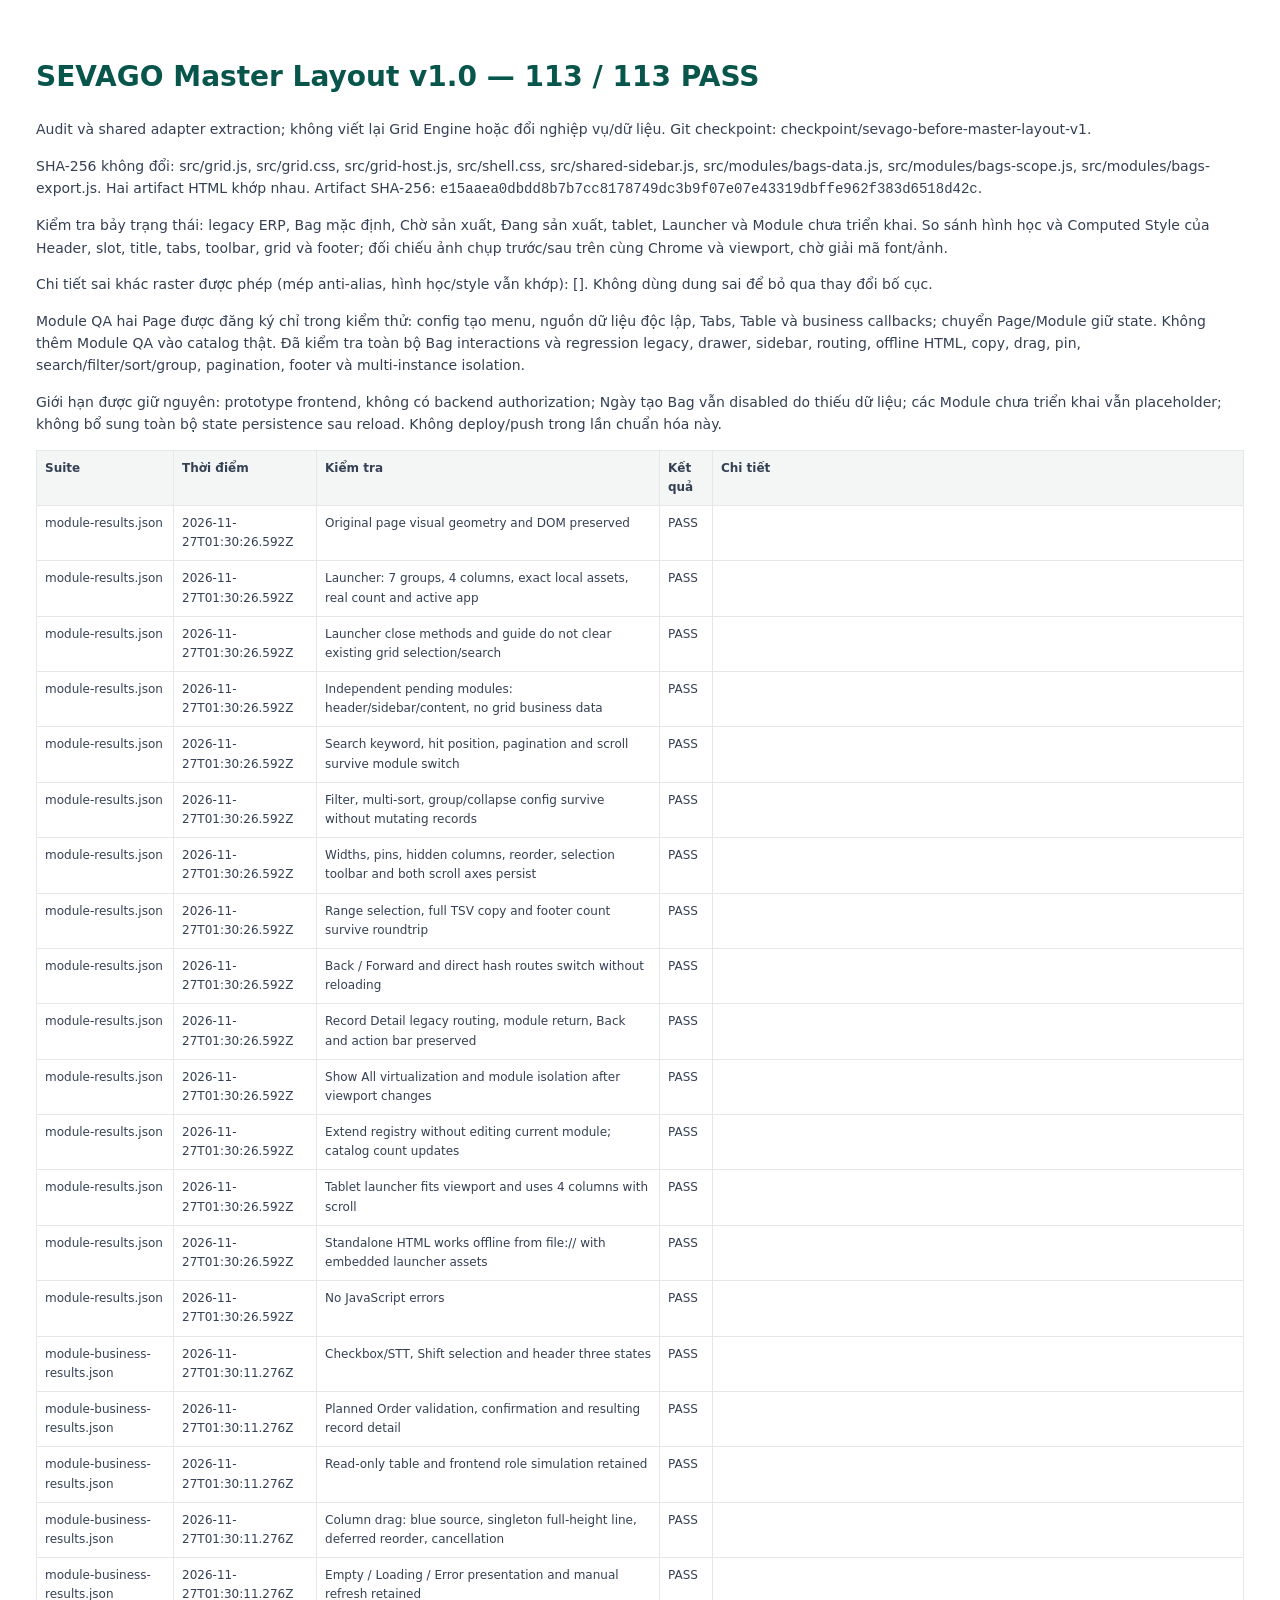
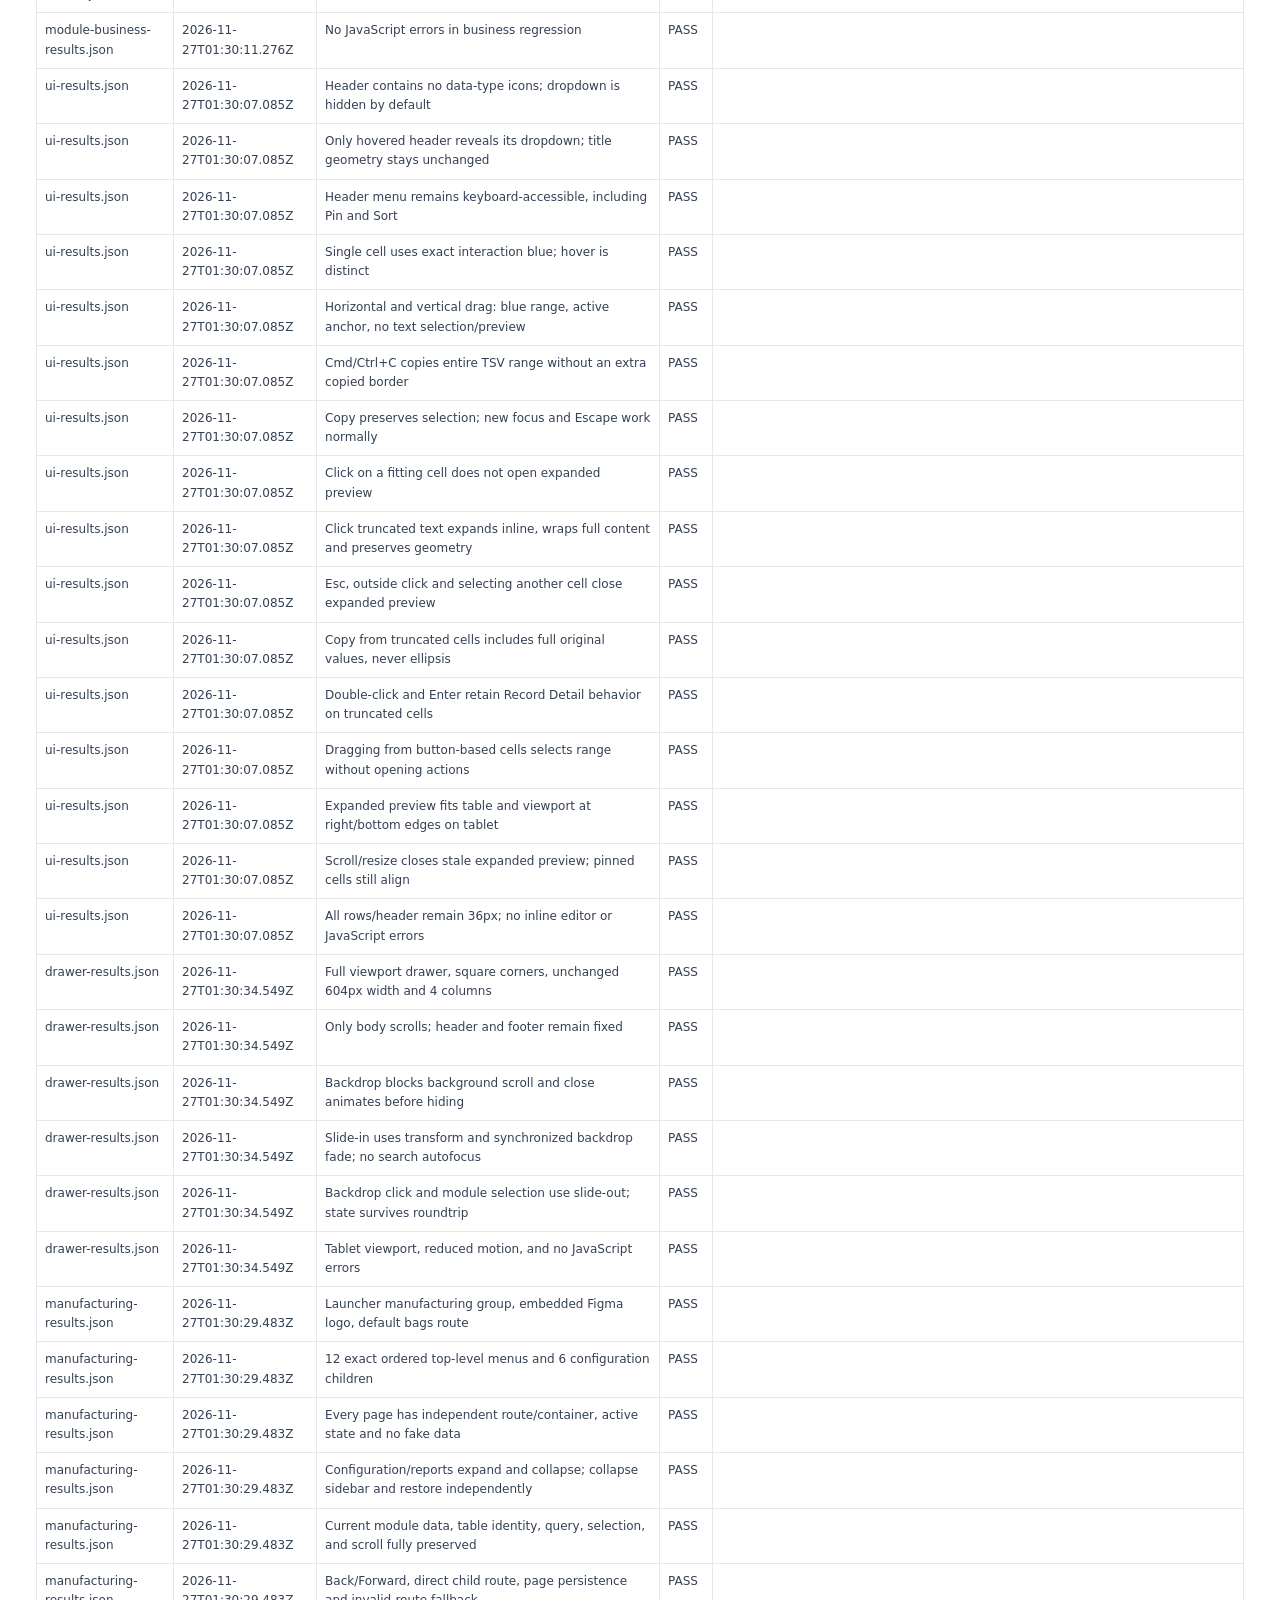
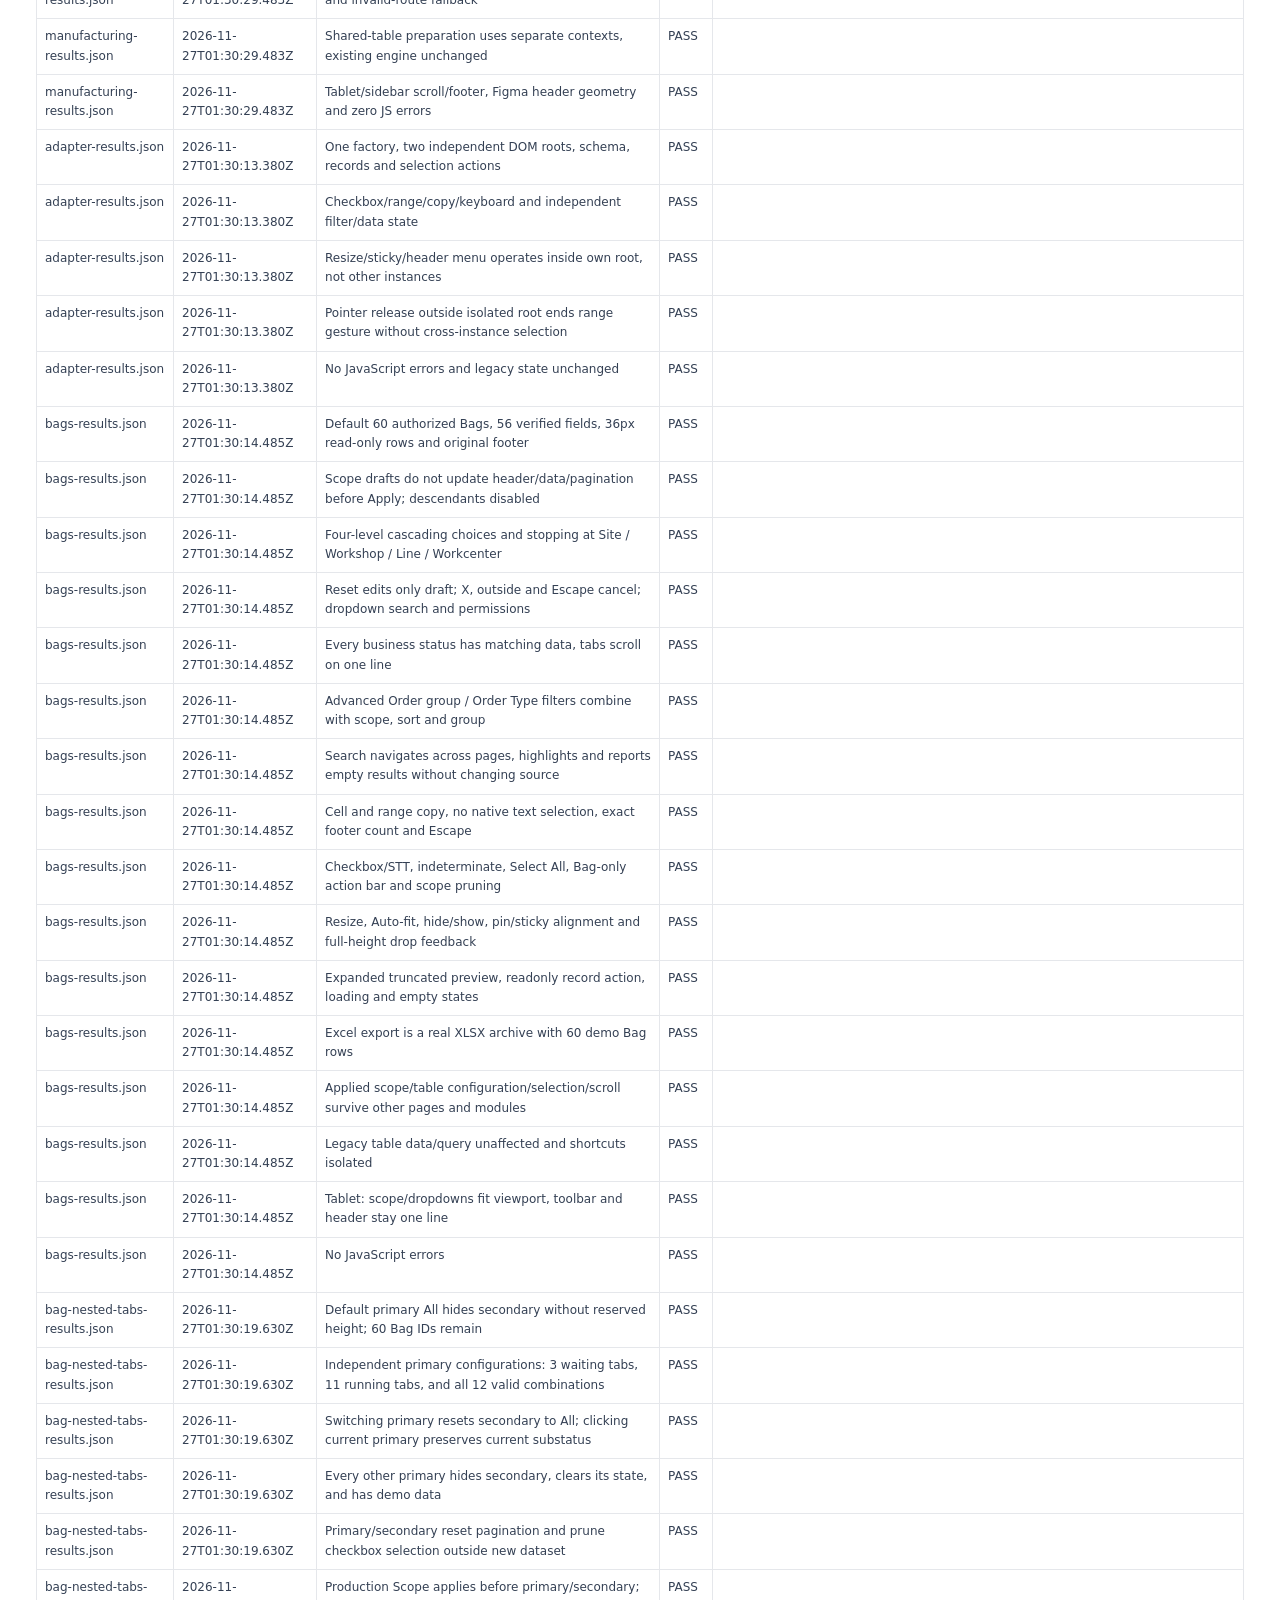
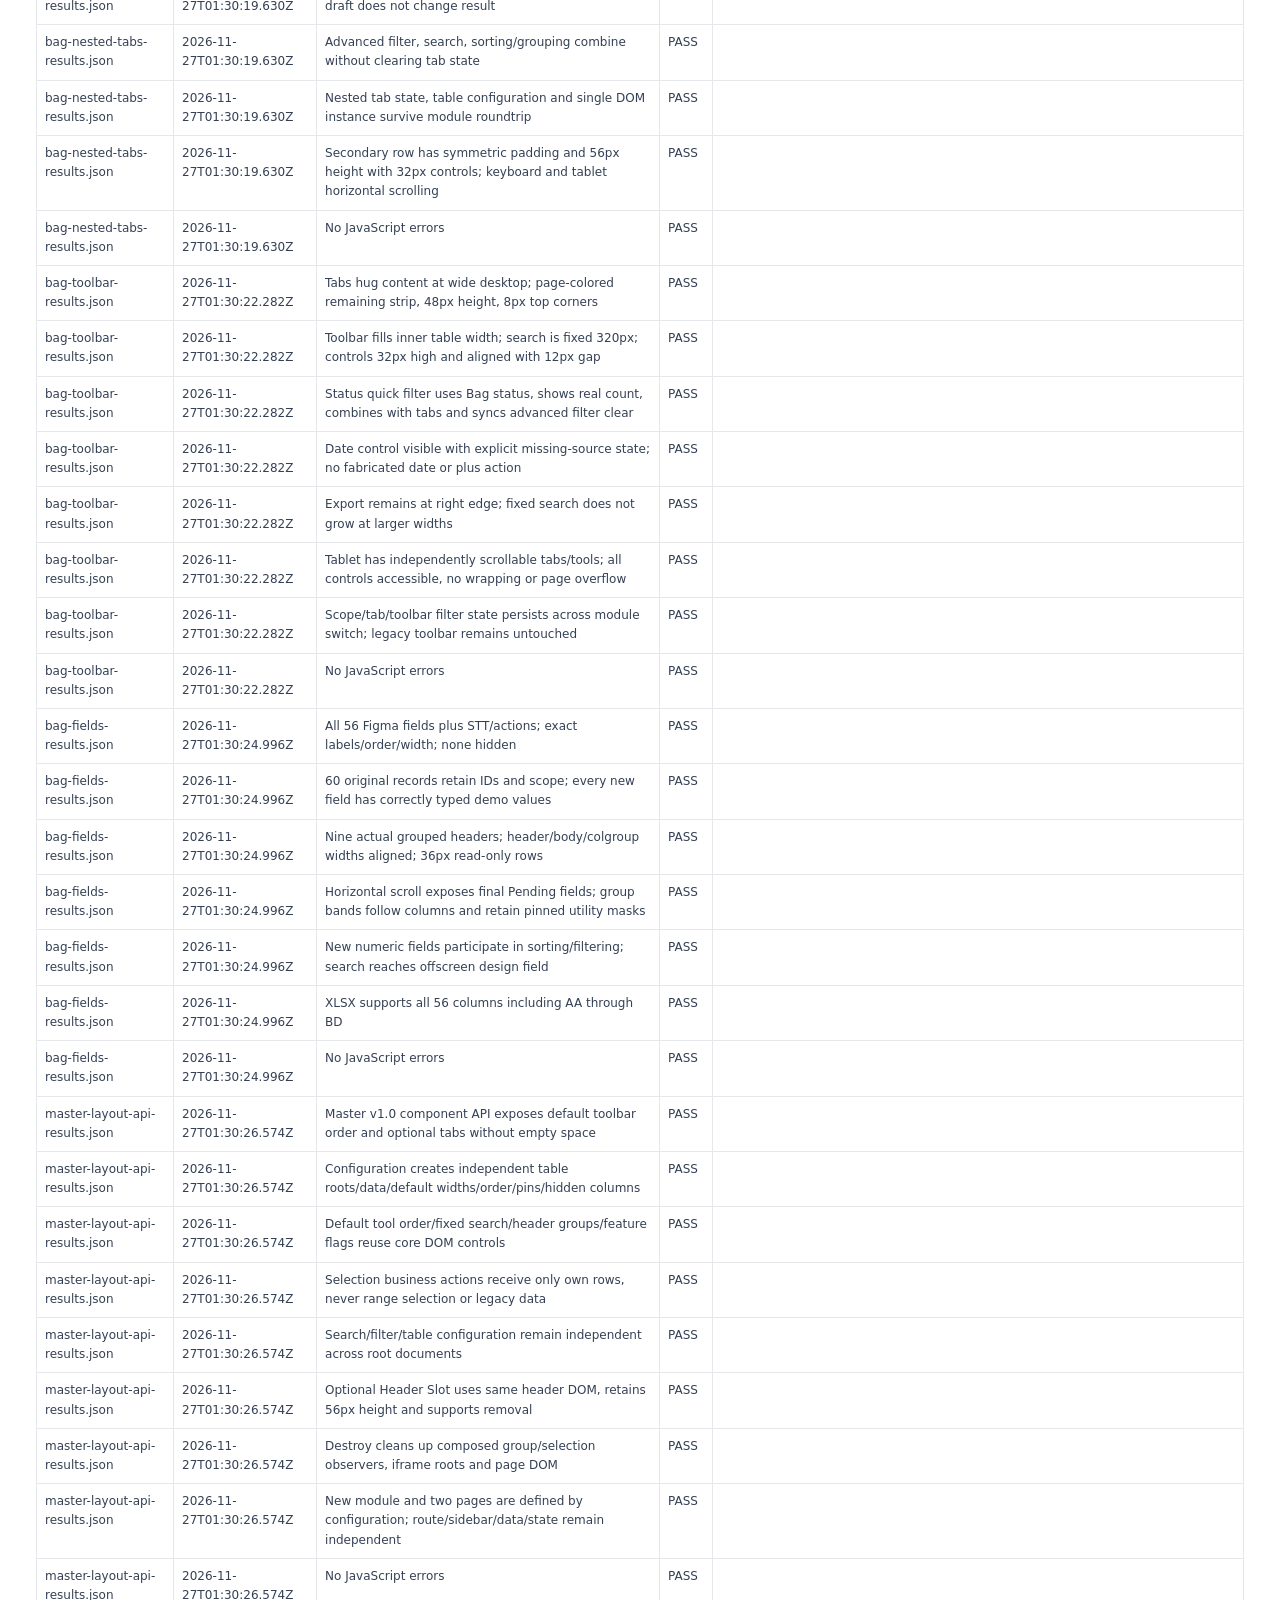
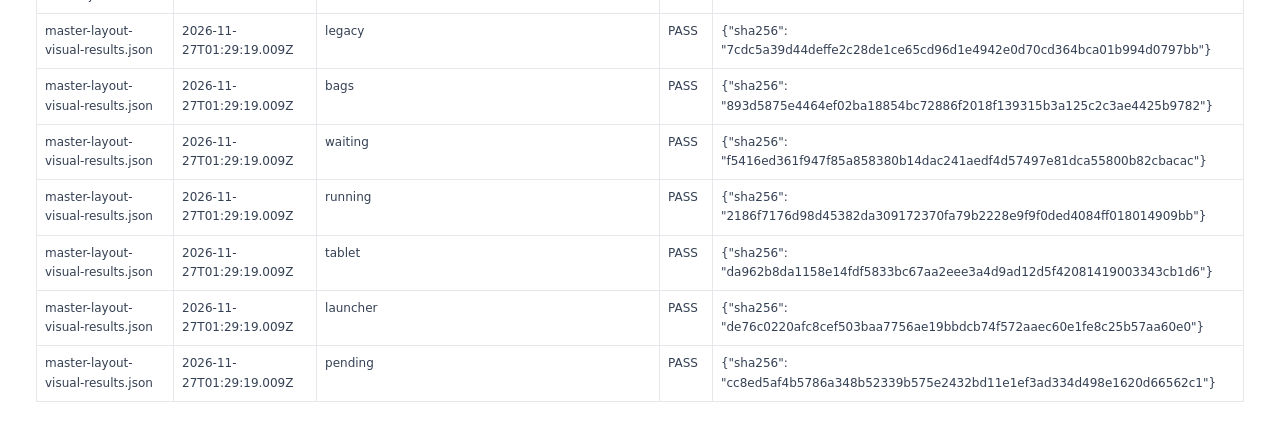
<file: MASTER_LAYOUT_TEST_REPORT.html>
<!doctype html><html lang="vi"><meta charset="utf-8"><meta name="viewport" content="width=device-width,initial-scale=1"><title>SEVAGO Master Layout v1.0 Regression</title><style>body{font:14px/1.6 system-ui;padding:28px;color:#344054}h1{color:#07554b}table{border-collapse:collapse;width:100%;font-size:12px}th,td{padding:8px;border:1px solid #e5e7eb;text-align:left;vertical-align:top}th{background:#f4f6f5}code{word-break:break-all}</style><h1>SEVAGO Master Layout v1.0 — 113 / 113 PASS</h1><p>Audit và shared adapter extraction; không viết lại Grid Engine hoặc đổi nghiệp vụ/dữ liệu. Git checkpoint: checkpoint/sevago-before-master-layout-v1.</p><p>SHA-256 không đổi: src/grid.js, src/grid.css, src/grid-host.js, src/shell.css, src/shared-sidebar.js, src/modules/bags-data.js, src/modules/bags-scope.js, src/modules/bags-export.js. Hai artifact HTML khớp nhau. Artifact SHA-256: <code>e15aaea0dbdd8b7b7cc8178749dc3b9f07e07e43319dbffe962f383d6518d42c</code>.</p><p>Kiểm tra bảy trạng thái: legacy ERP, Bag mặc định, Chờ sản xuất, Đang sản xuất, tablet, Launcher và Module chưa triển khai. So sánh hình học và Computed Style của Header, slot, title, tabs, toolbar, grid và footer; đối chiếu ảnh chụp trước/sau trên cùng Chrome và viewport, chờ giải mã font/ảnh.</p><p>Chi tiết sai khác raster được phép (mép anti-alias, hình học/style vẫn khớp): []. Không dùng dung sai để bỏ qua thay đổi bố cục.</p><p>Module QA hai Page được đăng ký chỉ trong kiểm thử: config tạo menu, nguồn dữ liệu độc lập, Tabs, Table và business callbacks; chuyển Page/Module giữ state. Không thêm Module QA vào catalog thật. Đã kiểm tra toàn bộ Bag interactions và regression legacy, drawer, sidebar, routing, offline HTML, copy, drag, pin, search/filter/sort/group, pagination, footer và multi-instance isolation.</p><p>Giới hạn được giữ nguyên: prototype frontend, không có backend authorization; Ngày tạo Bag vẫn disabled do thiếu dữ liệu; các Module chưa triển khai vẫn placeholder; không bổ sung toàn bộ state persistence sau reload. Không deploy/push trong lần chuẩn hóa này.</p><table><thead><tr><th>Suite</th><th>Thời điểm</th><th>Kiểm tra</th><th>Kết quả</th><th>Chi tiết</th></tr></thead><tbody><tr><td>module-results.json</td><td>2026-11-27T01:30:26.592Z</td><td>Original page visual geometry and DOM preserved</td><td>PASS</td><td></td></tr><tr><td>module-results.json</td><td>2026-11-27T01:30:26.592Z</td><td>Launcher: 7 groups, 4 columns, exact local assets, real count and active app</td><td>PASS</td><td></td></tr><tr><td>module-results.json</td><td>2026-11-27T01:30:26.592Z</td><td>Launcher close methods and guide do not clear existing grid selection/search</td><td>PASS</td><td></td></tr><tr><td>module-results.json</td><td>2026-11-27T01:30:26.592Z</td><td>Independent pending modules: header/sidebar/content, no grid business data</td><td>PASS</td><td></td></tr><tr><td>module-results.json</td><td>2026-11-27T01:30:26.592Z</td><td>Search keyword, hit position, pagination and scroll survive module switch</td><td>PASS</td><td></td></tr><tr><td>module-results.json</td><td>2026-11-27T01:30:26.592Z</td><td>Filter, multi-sort, group/collapse config survive without mutating records</td><td>PASS</td><td></td></tr><tr><td>module-results.json</td><td>2026-11-27T01:30:26.592Z</td><td>Widths, pins, hidden columns, reorder, selection toolbar and both scroll axes persist</td><td>PASS</td><td></td></tr><tr><td>module-results.json</td><td>2026-11-27T01:30:26.592Z</td><td>Range selection, full TSV copy and footer count survive roundtrip</td><td>PASS</td><td></td></tr><tr><td>module-results.json</td><td>2026-11-27T01:30:26.592Z</td><td>Back / Forward and direct hash routes switch without reloading</td><td>PASS</td><td></td></tr><tr><td>module-results.json</td><td>2026-11-27T01:30:26.592Z</td><td>Record Detail legacy routing, module return, Back and action bar preserved</td><td>PASS</td><td></td></tr><tr><td>module-results.json</td><td>2026-11-27T01:30:26.592Z</td><td>Show All virtualization and module isolation after viewport changes</td><td>PASS</td><td></td></tr><tr><td>module-results.json</td><td>2026-11-27T01:30:26.592Z</td><td>Extend registry without editing current module; catalog count updates</td><td>PASS</td><td></td></tr><tr><td>module-results.json</td><td>2026-11-27T01:30:26.592Z</td><td>Tablet launcher fits viewport and uses 4 columns with scroll</td><td>PASS</td><td></td></tr><tr><td>module-results.json</td><td>2026-11-27T01:30:26.592Z</td><td>Standalone HTML works offline from file:// with embedded launcher assets</td><td>PASS</td><td></td></tr><tr><td>module-results.json</td><td>2026-11-27T01:30:26.592Z</td><td>No JavaScript errors</td><td>PASS</td><td></td></tr><tr><td>module-business-results.json</td><td>2026-11-27T01:30:11.276Z</td><td>Checkbox/STT, Shift selection and header three states</td><td>PASS</td><td></td></tr><tr><td>module-business-results.json</td><td>2026-11-27T01:30:11.276Z</td><td>Planned Order validation, confirmation and resulting record detail</td><td>PASS</td><td></td></tr><tr><td>module-business-results.json</td><td>2026-11-27T01:30:11.276Z</td><td>Read-only table and frontend role simulation retained</td><td>PASS</td><td></td></tr><tr><td>module-business-results.json</td><td>2026-11-27T01:30:11.276Z</td><td>Column drag: blue source, singleton full-height line, deferred reorder, cancellation</td><td>PASS</td><td></td></tr><tr><td>module-business-results.json</td><td>2026-11-27T01:30:11.276Z</td><td>Empty / Loading / Error presentation and manual refresh retained</td><td>PASS</td><td></td></tr><tr><td>module-business-results.json</td><td>2026-11-27T01:30:11.276Z</td><td>No JavaScript errors in business regression</td><td>PASS</td><td></td></tr><tr><td>ui-results.json</td><td>2026-11-27T01:30:07.085Z</td><td>Header contains no data-type icons; dropdown is hidden by default</td><td>PASS</td><td></td></tr><tr><td>ui-results.json</td><td>2026-11-27T01:30:07.085Z</td><td>Only hovered header reveals its dropdown; title geometry stays unchanged</td><td>PASS</td><td></td></tr><tr><td>ui-results.json</td><td>2026-11-27T01:30:07.085Z</td><td>Header menu remains keyboard-accessible, including Pin and Sort</td><td>PASS</td><td></td></tr><tr><td>ui-results.json</td><td>2026-11-27T01:30:07.085Z</td><td>Single cell uses exact interaction blue; hover is distinct</td><td>PASS</td><td></td></tr><tr><td>ui-results.json</td><td>2026-11-27T01:30:07.085Z</td><td>Horizontal and vertical drag: blue range, active anchor, no text selection/preview</td><td>PASS</td><td></td></tr><tr><td>ui-results.json</td><td>2026-11-27T01:30:07.085Z</td><td>Cmd/Ctrl+C copies entire TSV range without an extra copied border</td><td>PASS</td><td></td></tr><tr><td>ui-results.json</td><td>2026-11-27T01:30:07.085Z</td><td>Copy preserves selection; new focus and Escape work normally</td><td>PASS</td><td></td></tr><tr><td>ui-results.json</td><td>2026-11-27T01:30:07.085Z</td><td>Click on a fitting cell does not open expanded preview</td><td>PASS</td><td></td></tr><tr><td>ui-results.json</td><td>2026-11-27T01:30:07.085Z</td><td>Click truncated text expands inline, wraps full content and preserves geometry</td><td>PASS</td><td></td></tr><tr><td>ui-results.json</td><td>2026-11-27T01:30:07.085Z</td><td>Esc, outside click and selecting another cell close expanded preview</td><td>PASS</td><td></td></tr><tr><td>ui-results.json</td><td>2026-11-27T01:30:07.085Z</td><td>Copy from truncated cells includes full original values, never ellipsis</td><td>PASS</td><td></td></tr><tr><td>ui-results.json</td><td>2026-11-27T01:30:07.085Z</td><td>Double-click and Enter retain Record Detail behavior on truncated cells</td><td>PASS</td><td></td></tr><tr><td>ui-results.json</td><td>2026-11-27T01:30:07.085Z</td><td>Dragging from button-based cells selects range without opening actions</td><td>PASS</td><td></td></tr><tr><td>ui-results.json</td><td>2026-11-27T01:30:07.085Z</td><td>Expanded preview fits table and viewport at right/bottom edges on tablet</td><td>PASS</td><td></td></tr><tr><td>ui-results.json</td><td>2026-11-27T01:30:07.085Z</td><td>Scroll/resize closes stale expanded preview; pinned cells still align</td><td>PASS</td><td></td></tr><tr><td>ui-results.json</td><td>2026-11-27T01:30:07.085Z</td><td>All rows/header remain 36px; no inline editor or JavaScript errors</td><td>PASS</td><td></td></tr><tr><td>drawer-results.json</td><td>2026-11-27T01:30:34.549Z</td><td>Full viewport drawer, square corners, unchanged 604px width and 4 columns</td><td>PASS</td><td></td></tr><tr><td>drawer-results.json</td><td>2026-11-27T01:30:34.549Z</td><td>Only body scrolls; header and footer remain fixed</td><td>PASS</td><td></td></tr><tr><td>drawer-results.json</td><td>2026-11-27T01:30:34.549Z</td><td>Backdrop blocks background scroll and close animates before hiding</td><td>PASS</td><td></td></tr><tr><td>drawer-results.json</td><td>2026-11-27T01:30:34.549Z</td><td>Slide-in uses transform and synchronized backdrop fade; no search autofocus</td><td>PASS</td><td></td></tr><tr><td>drawer-results.json</td><td>2026-11-27T01:30:34.549Z</td><td>Backdrop click and module selection use slide-out; state survives roundtrip</td><td>PASS</td><td></td></tr><tr><td>drawer-results.json</td><td>2026-11-27T01:30:34.549Z</td><td>Tablet viewport, reduced motion, and no JavaScript errors</td><td>PASS</td><td></td></tr><tr><td>manufacturing-results.json</td><td>2026-11-27T01:30:29.483Z</td><td>Launcher manufacturing group, embedded Figma logo, default bags route</td><td>PASS</td><td></td></tr><tr><td>manufacturing-results.json</td><td>2026-11-27T01:30:29.483Z</td><td>12 exact ordered top-level menus and 6 configuration children</td><td>PASS</td><td></td></tr><tr><td>manufacturing-results.json</td><td>2026-11-27T01:30:29.483Z</td><td>Every page has independent route/container, active state and no fake data</td><td>PASS</td><td></td></tr><tr><td>manufacturing-results.json</td><td>2026-11-27T01:30:29.483Z</td><td>Configuration/reports expand and collapse; collapse sidebar and restore independently</td><td>PASS</td><td></td></tr><tr><td>manufacturing-results.json</td><td>2026-11-27T01:30:29.483Z</td><td>Current module data, table identity, query, selection, and scroll fully preserved</td><td>PASS</td><td></td></tr><tr><td>manufacturing-results.json</td><td>2026-11-27T01:30:29.483Z</td><td>Back/Forward, direct child route, page persistence and invalid-route fallback</td><td>PASS</td><td></td></tr><tr><td>manufacturing-results.json</td><td>2026-11-27T01:30:29.483Z</td><td>Shared-table preparation uses separate contexts, existing engine unchanged</td><td>PASS</td><td></td></tr><tr><td>manufacturing-results.json</td><td>2026-11-27T01:30:29.483Z</td><td>Tablet/sidebar scroll/footer, Figma header geometry and zero JS errors</td><td>PASS</td><td></td></tr><tr><td>adapter-results.json</td><td>2026-11-27T01:30:13.380Z</td><td>One factory, two independent DOM roots, schema, records and selection actions</td><td>PASS</td><td></td></tr><tr><td>adapter-results.json</td><td>2026-11-27T01:30:13.380Z</td><td>Checkbox/range/copy/keyboard and independent filter/data state</td><td>PASS</td><td></td></tr><tr><td>adapter-results.json</td><td>2026-11-27T01:30:13.380Z</td><td>Resize/sticky/header menu operates inside own root, not other instances</td><td>PASS</td><td></td></tr><tr><td>adapter-results.json</td><td>2026-11-27T01:30:13.380Z</td><td>Pointer release outside isolated root ends range gesture without cross-instance selection</td><td>PASS</td><td></td></tr><tr><td>adapter-results.json</td><td>2026-11-27T01:30:13.380Z</td><td>No JavaScript errors and legacy state unchanged</td><td>PASS</td><td></td></tr><tr><td>bags-results.json</td><td>2026-11-27T01:30:14.485Z</td><td>Default 60 authorized Bags, 56 verified fields, 36px read-only rows and original footer</td><td>PASS</td><td></td></tr><tr><td>bags-results.json</td><td>2026-11-27T01:30:14.485Z</td><td>Scope drafts do not update header/data/pagination before Apply; descendants disabled</td><td>PASS</td><td></td></tr><tr><td>bags-results.json</td><td>2026-11-27T01:30:14.485Z</td><td>Four-level cascading choices and stopping at Site / Workshop / Line / Workcenter</td><td>PASS</td><td></td></tr><tr><td>bags-results.json</td><td>2026-11-27T01:30:14.485Z</td><td>Reset edits only draft; X, outside and Escape cancel; dropdown search and permissions</td><td>PASS</td><td></td></tr><tr><td>bags-results.json</td><td>2026-11-27T01:30:14.485Z</td><td>Every business status has matching data, tabs scroll on one line</td><td>PASS</td><td></td></tr><tr><td>bags-results.json</td><td>2026-11-27T01:30:14.485Z</td><td>Advanced Order group / Order Type filters combine with scope, sort and group</td><td>PASS</td><td></td></tr><tr><td>bags-results.json</td><td>2026-11-27T01:30:14.485Z</td><td>Search navigates across pages, highlights and reports empty results without changing source</td><td>PASS</td><td></td></tr><tr><td>bags-results.json</td><td>2026-11-27T01:30:14.485Z</td><td>Cell and range copy, no native text selection, exact footer count and Escape</td><td>PASS</td><td></td></tr><tr><td>bags-results.json</td><td>2026-11-27T01:30:14.485Z</td><td>Checkbox/STT, indeterminate, Select All, Bag-only action bar and scope pruning</td><td>PASS</td><td></td></tr><tr><td>bags-results.json</td><td>2026-11-27T01:30:14.485Z</td><td>Resize, Auto-fit, hide/show, pin/sticky alignment and full-height drop feedback</td><td>PASS</td><td></td></tr><tr><td>bags-results.json</td><td>2026-11-27T01:30:14.485Z</td><td>Expanded truncated preview, readonly record action, loading and empty states</td><td>PASS</td><td></td></tr><tr><td>bags-results.json</td><td>2026-11-27T01:30:14.485Z</td><td>Excel export is a real XLSX archive with 60 demo Bag rows</td><td>PASS</td><td></td></tr><tr><td>bags-results.json</td><td>2026-11-27T01:30:14.485Z</td><td>Applied scope/table configuration/selection/scroll survive other pages and modules</td><td>PASS</td><td></td></tr><tr><td>bags-results.json</td><td>2026-11-27T01:30:14.485Z</td><td>Legacy table data/query unaffected and shortcuts isolated</td><td>PASS</td><td></td></tr><tr><td>bags-results.json</td><td>2026-11-27T01:30:14.485Z</td><td>Tablet: scope/dropdowns fit viewport, toolbar and header stay one line</td><td>PASS</td><td></td></tr><tr><td>bags-results.json</td><td>2026-11-27T01:30:14.485Z</td><td>No JavaScript errors</td><td>PASS</td><td></td></tr><tr><td>bag-nested-tabs-results.json</td><td>2026-11-27T01:30:19.630Z</td><td>Default primary All hides secondary without reserved height; 60 Bag IDs remain</td><td>PASS</td><td></td></tr><tr><td>bag-nested-tabs-results.json</td><td>2026-11-27T01:30:19.630Z</td><td>Independent primary configurations: 3 waiting tabs, 11 running tabs, and all 12 valid combinations</td><td>PASS</td><td></td></tr><tr><td>bag-nested-tabs-results.json</td><td>2026-11-27T01:30:19.630Z</td><td>Switching primary resets secondary to All; clicking current primary preserves current substatus</td><td>PASS</td><td></td></tr><tr><td>bag-nested-tabs-results.json</td><td>2026-11-27T01:30:19.630Z</td><td>Every other primary hides secondary, clears its state, and has demo data</td><td>PASS</td><td></td></tr><tr><td>bag-nested-tabs-results.json</td><td>2026-11-27T01:30:19.630Z</td><td>Primary/secondary reset pagination and prune checkbox selection outside new dataset</td><td>PASS</td><td></td></tr><tr><td>bag-nested-tabs-results.json</td><td>2026-11-27T01:30:19.630Z</td><td>Production Scope applies before primary/secondary; draft does not change result</td><td>PASS</td><td></td></tr><tr><td>bag-nested-tabs-results.json</td><td>2026-11-27T01:30:19.630Z</td><td>Advanced filter, search, sorting/grouping combine without clearing tab state</td><td>PASS</td><td></td></tr><tr><td>bag-nested-tabs-results.json</td><td>2026-11-27T01:30:19.630Z</td><td>Nested tab state, table configuration and single DOM instance survive module roundtrip</td><td>PASS</td><td></td></tr><tr><td>bag-nested-tabs-results.json</td><td>2026-11-27T01:30:19.630Z</td><td>Secondary row has symmetric padding and 56px height with 32px controls; keyboard and tablet horizontal scrolling</td><td>PASS</td><td></td></tr><tr><td>bag-nested-tabs-results.json</td><td>2026-11-27T01:30:19.630Z</td><td>No JavaScript errors</td><td>PASS</td><td></td></tr><tr><td>bag-toolbar-results.json</td><td>2026-11-27T01:30:22.282Z</td><td>Tabs hug content at wide desktop; page-colored remaining strip, 48px height, 8px top corners</td><td>PASS</td><td></td></tr><tr><td>bag-toolbar-results.json</td><td>2026-11-27T01:30:22.282Z</td><td>Toolbar fills inner table width; search is fixed 320px; controls 32px high and aligned with 12px gap</td><td>PASS</td><td></td></tr><tr><td>bag-toolbar-results.json</td><td>2026-11-27T01:30:22.282Z</td><td>Status quick filter uses Bag status, shows real count, combines with tabs and syncs advanced filter clear</td><td>PASS</td><td></td></tr><tr><td>bag-toolbar-results.json</td><td>2026-11-27T01:30:22.282Z</td><td>Date control visible with explicit missing-source state; no fabricated date or plus action</td><td>PASS</td><td></td></tr><tr><td>bag-toolbar-results.json</td><td>2026-11-27T01:30:22.282Z</td><td>Export remains at right edge; fixed search does not grow at larger widths</td><td>PASS</td><td></td></tr><tr><td>bag-toolbar-results.json</td><td>2026-11-27T01:30:22.282Z</td><td>Tablet has independently scrollable tabs/tools; all controls accessible, no wrapping or page overflow</td><td>PASS</td><td></td></tr><tr><td>bag-toolbar-results.json</td><td>2026-11-27T01:30:22.282Z</td><td>Scope/tab/toolbar filter state persists across module switch; legacy toolbar remains untouched</td><td>PASS</td><td></td></tr><tr><td>bag-toolbar-results.json</td><td>2026-11-27T01:30:22.282Z</td><td>No JavaScript errors</td><td>PASS</td><td></td></tr><tr><td>bag-fields-results.json</td><td>2026-11-27T01:30:24.996Z</td><td>All 56 Figma fields plus STT/actions; exact labels/order/width; none hidden</td><td>PASS</td><td></td></tr><tr><td>bag-fields-results.json</td><td>2026-11-27T01:30:24.996Z</td><td>60 original records retain IDs and scope; every new field has correctly typed demo values</td><td>PASS</td><td></td></tr><tr><td>bag-fields-results.json</td><td>2026-11-27T01:30:24.996Z</td><td>Nine actual grouped headers; header/body/colgroup widths aligned; 36px read-only rows</td><td>PASS</td><td></td></tr><tr><td>bag-fields-results.json</td><td>2026-11-27T01:30:24.996Z</td><td>Horizontal scroll exposes final Pending fields; group bands follow columns and retain pinned utility masks</td><td>PASS</td><td></td></tr><tr><td>bag-fields-results.json</td><td>2026-11-27T01:30:24.996Z</td><td>New numeric fields participate in sorting/filtering; search reaches offscreen design field</td><td>PASS</td><td></td></tr><tr><td>bag-fields-results.json</td><td>2026-11-27T01:30:24.996Z</td><td>XLSX supports all 56 columns including AA through BD</td><td>PASS</td><td></td></tr><tr><td>bag-fields-results.json</td><td>2026-11-27T01:30:24.996Z</td><td>No JavaScript errors</td><td>PASS</td><td></td></tr><tr><td>master-layout-api-results.json</td><td>2026-11-27T01:30:26.574Z</td><td>Master v1.0 component API exposes default toolbar order and optional tabs without empty space</td><td>PASS</td><td></td></tr><tr><td>master-layout-api-results.json</td><td>2026-11-27T01:30:26.574Z</td><td>Configuration creates independent table roots/data/default widths/order/pins/hidden columns</td><td>PASS</td><td></td></tr><tr><td>master-layout-api-results.json</td><td>2026-11-27T01:30:26.574Z</td><td>Default tool order/fixed search/header groups/feature flags reuse core DOM controls</td><td>PASS</td><td></td></tr><tr><td>master-layout-api-results.json</td><td>2026-11-27T01:30:26.574Z</td><td>Selection business actions receive only own rows, never range selection or legacy data</td><td>PASS</td><td></td></tr><tr><td>master-layout-api-results.json</td><td>2026-11-27T01:30:26.574Z</td><td>Search/filter/table configuration remain independent across root documents</td><td>PASS</td><td></td></tr><tr><td>master-layout-api-results.json</td><td>2026-11-27T01:30:26.574Z</td><td>Optional Header Slot uses same header DOM, retains 56px height and supports removal</td><td>PASS</td><td></td></tr><tr><td>master-layout-api-results.json</td><td>2026-11-27T01:30:26.574Z</td><td>Destroy cleans up composed group/selection observers, iframe roots and page DOM</td><td>PASS</td><td></td></tr><tr><td>master-layout-api-results.json</td><td>2026-11-27T01:30:26.574Z</td><td>New module and two pages are defined by configuration; route/sidebar/data/state remain independent</td><td>PASS</td><td></td></tr><tr><td>master-layout-api-results.json</td><td>2026-11-27T01:30:26.574Z</td><td>No JavaScript errors</td><td>PASS</td><td></td></tr><tr><td>master-layout-visual-results.json</td><td>2026-11-27T01:29:19.009Z</td><td>legacy</td><td>PASS</td><td>{&quot;sha256&quot;: &quot;7cdc5a39d44deffe2c28de1ce65cd96d1e4942e0d70cd364bca01b994d0797bb&quot;}</td></tr><tr><td>master-layout-visual-results.json</td><td>2026-11-27T01:29:19.009Z</td><td>bags</td><td>PASS</td><td>{&quot;sha256&quot;: &quot;893d5875e4464ef02ba18854bc72886f2018f139315b3a125c2c3ae4425b9782&quot;}</td></tr><tr><td>master-layout-visual-results.json</td><td>2026-11-27T01:29:19.009Z</td><td>waiting</td><td>PASS</td><td>{&quot;sha256&quot;: &quot;f5416ed361f947f85a858380b14dac241aedf4d57497e81dca55800b82cbacac&quot;}</td></tr><tr><td>master-layout-visual-results.json</td><td>2026-11-27T01:29:19.009Z</td><td>running</td><td>PASS</td><td>{&quot;sha256&quot;: &quot;2186f7176d98d45382da309172370fa79b2228e9f9f0ded4084ff018014909bb&quot;}</td></tr><tr><td>master-layout-visual-results.json</td><td>2026-11-27T01:29:19.009Z</td><td>tablet</td><td>PASS</td><td>{&quot;sha256&quot;: &quot;da962b8da1158e14fdf5833bc67aa2eee3a4d9ad12d5f42081419003343cb1d6&quot;}</td></tr><tr><td>master-layout-visual-results.json</td><td>2026-11-27T01:29:19.009Z</td><td>launcher</td><td>PASS</td><td>{&quot;sha256&quot;: &quot;de76c0220afc8cef503baa7756ae19bbdcb74f572aaec60e1fe8c25b57aa60e0&quot;}</td></tr><tr><td>master-layout-visual-results.json</td><td>2026-11-27T01:29:19.009Z</td><td>pending</td><td>PASS</td><td>{&quot;sha256&quot;: &quot;cc8ed5af4b5786a348b52339b575e2432bd11e1ef3ad334d498e1620d66562c1&quot;}</td></tr></tbody></table></html>
</file>
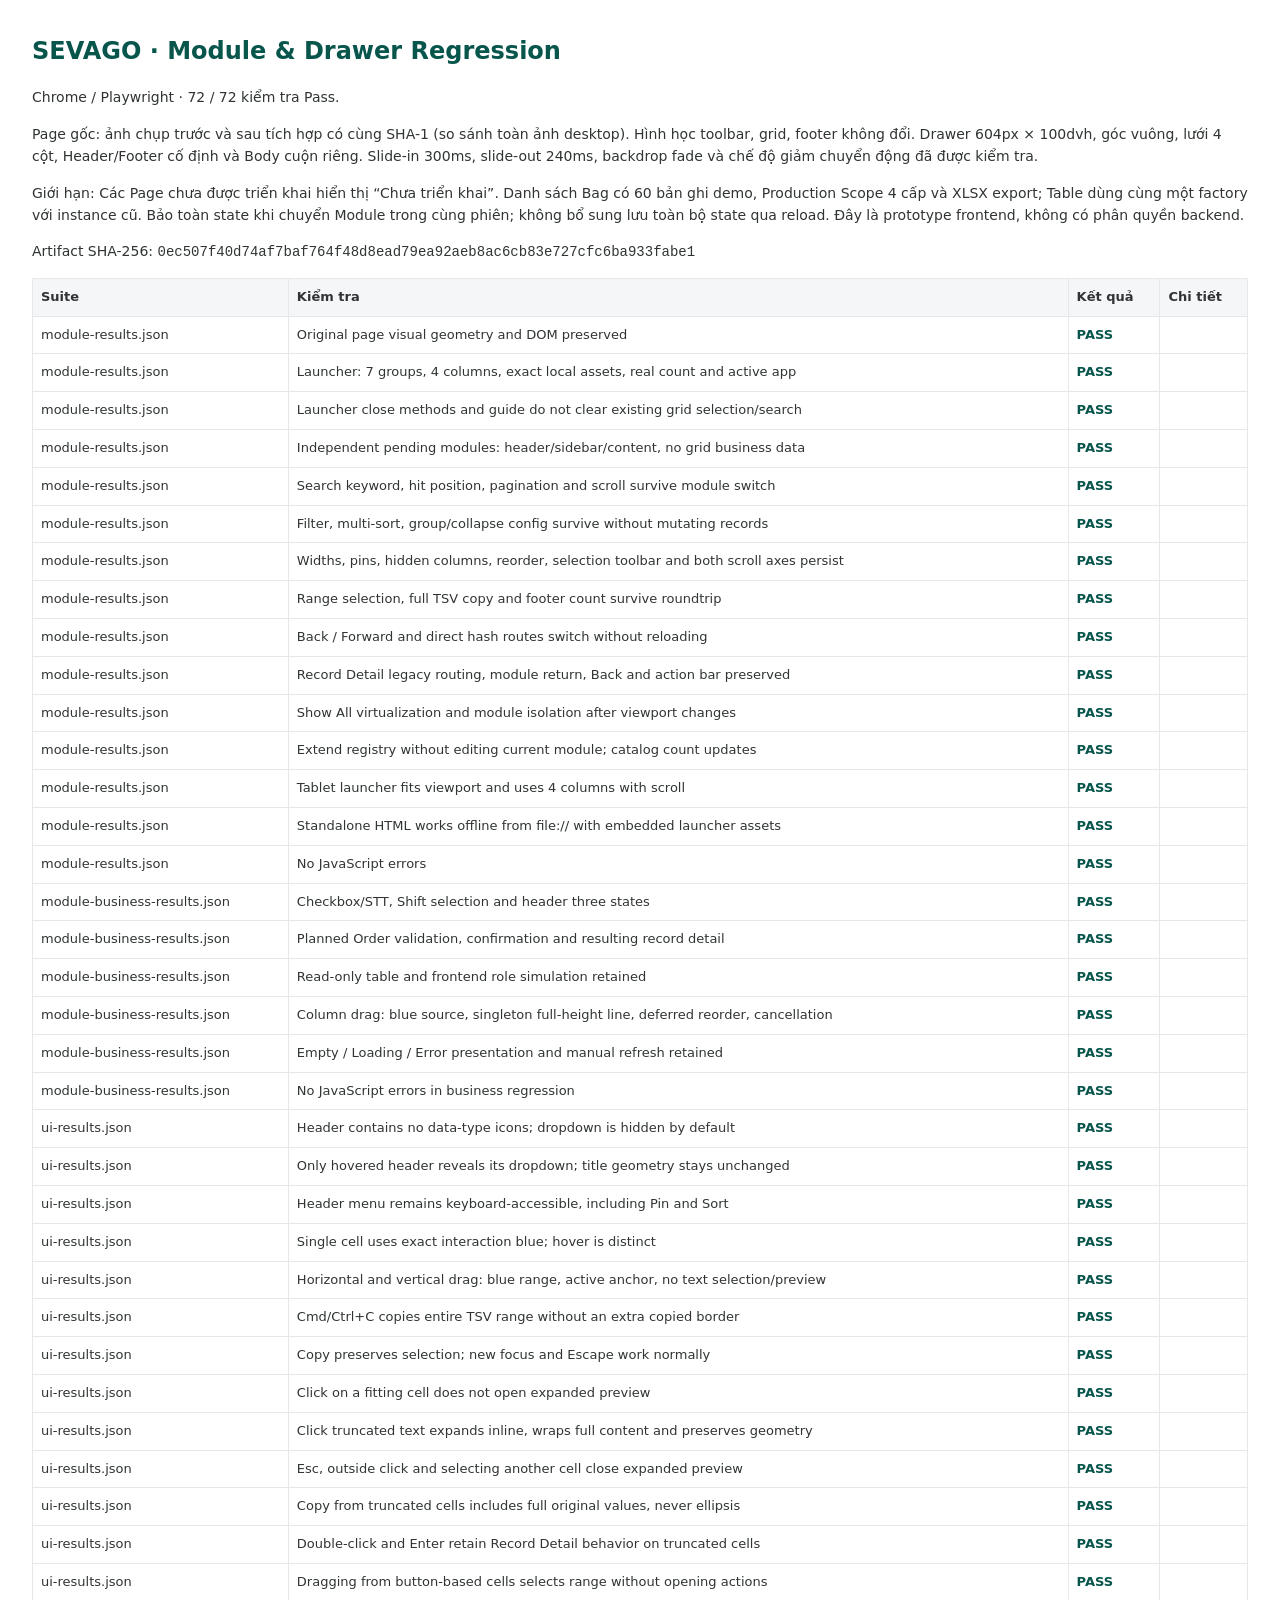
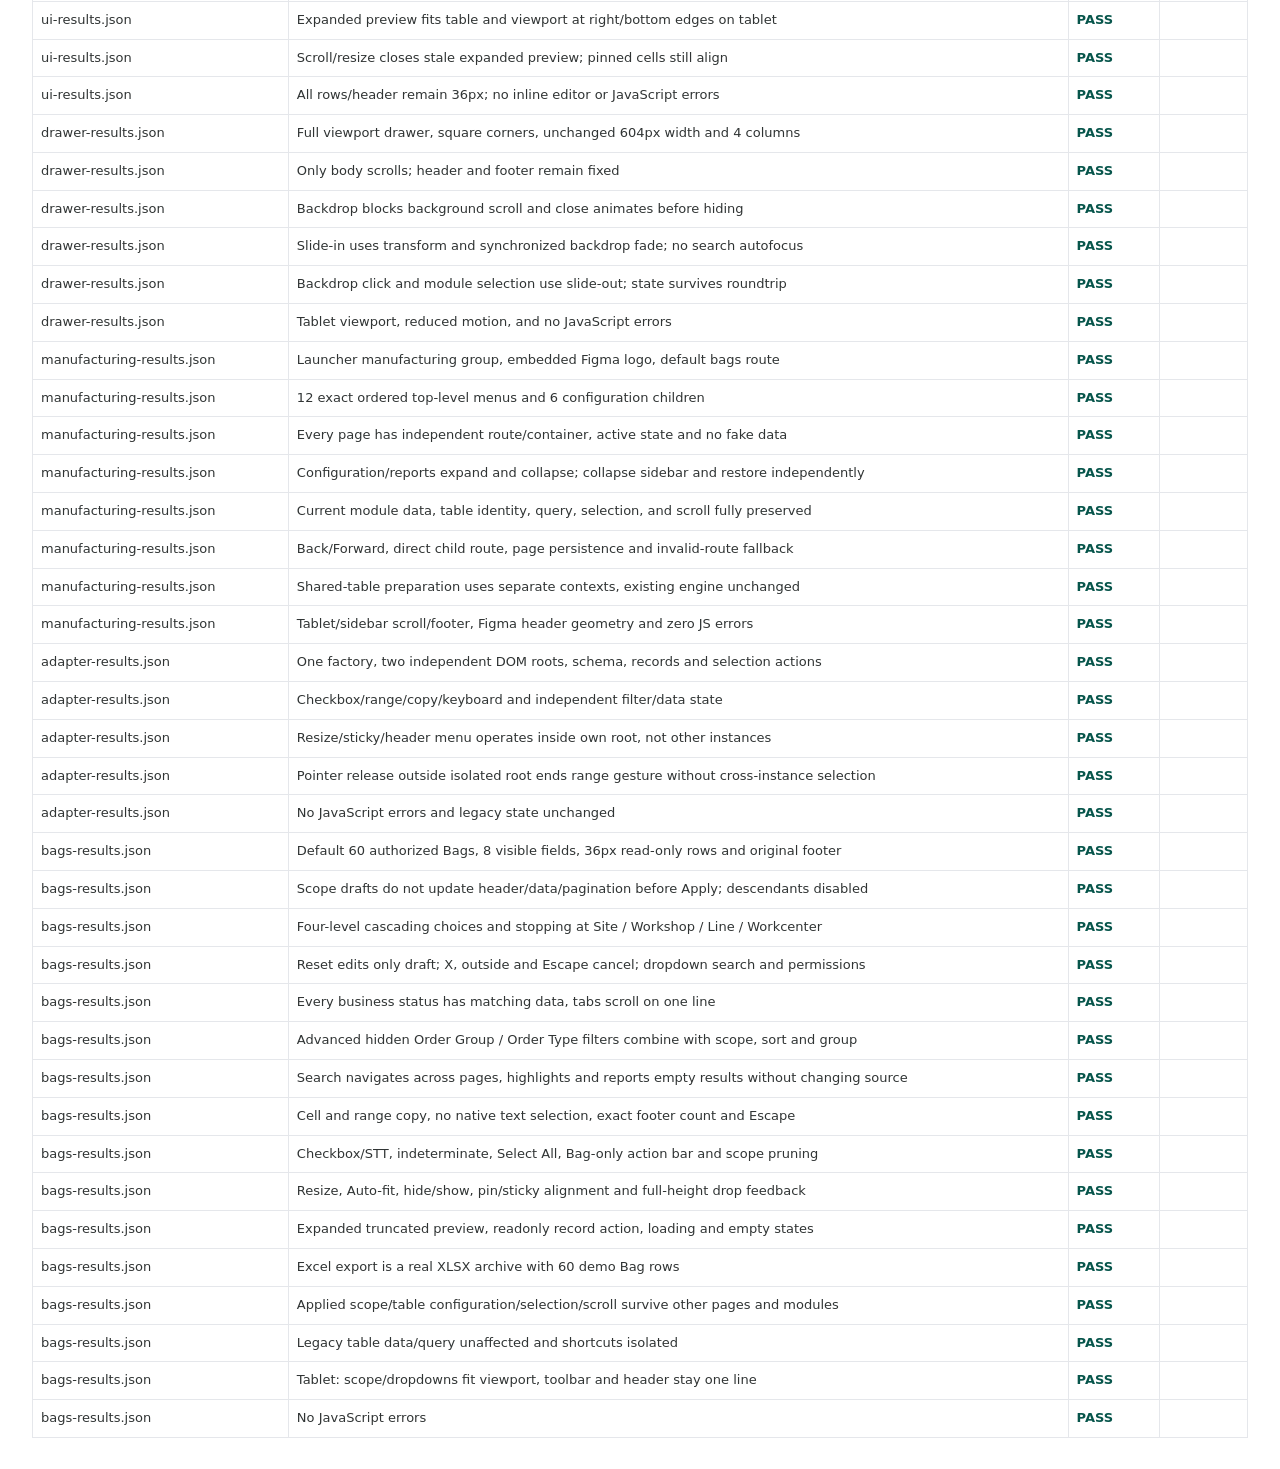
<file: MODULE_TEST_REPORT.html>
<!doctype html><html lang="vi"><meta charset="utf-8"><meta name="viewport" content="width=device-width,initial-scale=1"><title>SEVAGO Module Regression</title><style>body{font:14px/1.6 system-ui,sans-serif;margin:32px;color:#303434}h1{font-size:24px;color:#07554b}table{border-collapse:collapse;width:100%;font-size:13px}th,td{border:1px solid #e5e7eb;padding:8px;text-align:left}th{background:#f5f6f7}.PASS{color:#07554b;font-weight:600}.FAIL{color:#b42318}code{word-break:break-all}</style><h1>SEVAGO · Module & Drawer Regression</h1><p>Chrome / Playwright · 72 / 72 kiểm tra Pass.</p><p>Page gốc: ảnh chụp trước và sau tích hợp có cùng SHA-1 (so sánh toàn ảnh desktop). Hình học toolbar, grid, footer không đổi. Drawer 604px × 100dvh, góc vuông, lưới 4 cột, Header/Footer cố định và Body cuộn riêng. Slide-in 300ms, slide-out 240ms, backdrop fade và chế độ giảm chuyển động đã được kiểm tra.</p><p>Giới hạn: Các Page chưa được triển khai hiển thị “Chưa triển khai”. Danh sách Bag có 60 bản ghi demo, Production Scope 4 cấp và XLSX export; Table dùng cùng một factory với instance cũ. Bảo toàn state khi chuyển Module trong cùng phiên; không bổ sung lưu toàn bộ state qua reload. Đây là prototype frontend, không có phân quyền backend.</p><p>Artifact SHA-256: <code>0ec507f40d74af7baf764f48d8ead79ea92aeb8ac6cb83e727cfc6ba933fabe1</code></p><table><thead><tr><th>Suite</th><th>Kiểm tra</th><th>Kết quả</th><th>Chi tiết</th></tr></thead><tbody><tr><td>module-results.json</td><td>Original page visual geometry and DOM preserved</td><td class="PASS">PASS</td><td></td></tr><tr><td>module-results.json</td><td>Launcher: 7 groups, 4 columns, exact local assets, real count and active app</td><td class="PASS">PASS</td><td></td></tr><tr><td>module-results.json</td><td>Launcher close methods and guide do not clear existing grid selection/search</td><td class="PASS">PASS</td><td></td></tr><tr><td>module-results.json</td><td>Independent pending modules: header/sidebar/content, no grid business data</td><td class="PASS">PASS</td><td></td></tr><tr><td>module-results.json</td><td>Search keyword, hit position, pagination and scroll survive module switch</td><td class="PASS">PASS</td><td></td></tr><tr><td>module-results.json</td><td>Filter, multi-sort, group/collapse config survive without mutating records</td><td class="PASS">PASS</td><td></td></tr><tr><td>module-results.json</td><td>Widths, pins, hidden columns, reorder, selection toolbar and both scroll axes persist</td><td class="PASS">PASS</td><td></td></tr><tr><td>module-results.json</td><td>Range selection, full TSV copy and footer count survive roundtrip</td><td class="PASS">PASS</td><td></td></tr><tr><td>module-results.json</td><td>Back / Forward and direct hash routes switch without reloading</td><td class="PASS">PASS</td><td></td></tr><tr><td>module-results.json</td><td>Record Detail legacy routing, module return, Back and action bar preserved</td><td class="PASS">PASS</td><td></td></tr><tr><td>module-results.json</td><td>Show All virtualization and module isolation after viewport changes</td><td class="PASS">PASS</td><td></td></tr><tr><td>module-results.json</td><td>Extend registry without editing current module; catalog count updates</td><td class="PASS">PASS</td><td></td></tr><tr><td>module-results.json</td><td>Tablet launcher fits viewport and uses 4 columns with scroll</td><td class="PASS">PASS</td><td></td></tr><tr><td>module-results.json</td><td>Standalone HTML works offline from file:// with embedded launcher assets</td><td class="PASS">PASS</td><td></td></tr><tr><td>module-results.json</td><td>No JavaScript errors</td><td class="PASS">PASS</td><td></td></tr><tr><td>module-business-results.json</td><td>Checkbox/STT, Shift selection and header three states</td><td class="PASS">PASS</td><td></td></tr><tr><td>module-business-results.json</td><td>Planned Order validation, confirmation and resulting record detail</td><td class="PASS">PASS</td><td></td></tr><tr><td>module-business-results.json</td><td>Read-only table and frontend role simulation retained</td><td class="PASS">PASS</td><td></td></tr><tr><td>module-business-results.json</td><td>Column drag: blue source, singleton full-height line, deferred reorder, cancellation</td><td class="PASS">PASS</td><td></td></tr><tr><td>module-business-results.json</td><td>Empty / Loading / Error presentation and manual refresh retained</td><td class="PASS">PASS</td><td></td></tr><tr><td>module-business-results.json</td><td>No JavaScript errors in business regression</td><td class="PASS">PASS</td><td></td></tr><tr><td>ui-results.json</td><td>Header contains no data-type icons; dropdown is hidden by default</td><td class="PASS">PASS</td><td></td></tr><tr><td>ui-results.json</td><td>Only hovered header reveals its dropdown; title geometry stays unchanged</td><td class="PASS">PASS</td><td></td></tr><tr><td>ui-results.json</td><td>Header menu remains keyboard-accessible, including Pin and Sort</td><td class="PASS">PASS</td><td></td></tr><tr><td>ui-results.json</td><td>Single cell uses exact interaction blue; hover is distinct</td><td class="PASS">PASS</td><td></td></tr><tr><td>ui-results.json</td><td>Horizontal and vertical drag: blue range, active anchor, no text selection/preview</td><td class="PASS">PASS</td><td></td></tr><tr><td>ui-results.json</td><td>Cmd/Ctrl+C copies entire TSV range without an extra copied border</td><td class="PASS">PASS</td><td></td></tr><tr><td>ui-results.json</td><td>Copy preserves selection; new focus and Escape work normally</td><td class="PASS">PASS</td><td></td></tr><tr><td>ui-results.json</td><td>Click on a fitting cell does not open expanded preview</td><td class="PASS">PASS</td><td></td></tr><tr><td>ui-results.json</td><td>Click truncated text expands inline, wraps full content and preserves geometry</td><td class="PASS">PASS</td><td></td></tr><tr><td>ui-results.json</td><td>Esc, outside click and selecting another cell close expanded preview</td><td class="PASS">PASS</td><td></td></tr><tr><td>ui-results.json</td><td>Copy from truncated cells includes full original values, never ellipsis</td><td class="PASS">PASS</td><td></td></tr><tr><td>ui-results.json</td><td>Double-click and Enter retain Record Detail behavior on truncated cells</td><td class="PASS">PASS</td><td></td></tr><tr><td>ui-results.json</td><td>Dragging from button-based cells selects range without opening actions</td><td class="PASS">PASS</td><td></td></tr><tr><td>ui-results.json</td><td>Expanded preview fits table and viewport at right/bottom edges on tablet</td><td class="PASS">PASS</td><td></td></tr><tr><td>ui-results.json</td><td>Scroll/resize closes stale expanded preview; pinned cells still align</td><td class="PASS">PASS</td><td></td></tr><tr><td>ui-results.json</td><td>All rows/header remain 36px; no inline editor or JavaScript errors</td><td class="PASS">PASS</td><td></td></tr><tr><td>drawer-results.json</td><td>Full viewport drawer, square corners, unchanged 604px width and 4 columns</td><td class="PASS">PASS</td><td></td></tr><tr><td>drawer-results.json</td><td>Only body scrolls; header and footer remain fixed</td><td class="PASS">PASS</td><td></td></tr><tr><td>drawer-results.json</td><td>Backdrop blocks background scroll and close animates before hiding</td><td class="PASS">PASS</td><td></td></tr><tr><td>drawer-results.json</td><td>Slide-in uses transform and synchronized backdrop fade; no search autofocus</td><td class="PASS">PASS</td><td></td></tr><tr><td>drawer-results.json</td><td>Backdrop click and module selection use slide-out; state survives roundtrip</td><td class="PASS">PASS</td><td></td></tr><tr><td>drawer-results.json</td><td>Tablet viewport, reduced motion, and no JavaScript errors</td><td class="PASS">PASS</td><td></td></tr><tr><td>manufacturing-results.json</td><td>Launcher manufacturing group, embedded Figma logo, default bags route</td><td class="PASS">PASS</td><td></td></tr><tr><td>manufacturing-results.json</td><td>12 exact ordered top-level menus and 6 configuration children</td><td class="PASS">PASS</td><td></td></tr><tr><td>manufacturing-results.json</td><td>Every page has independent route/container, active state and no fake data</td><td class="PASS">PASS</td><td></td></tr><tr><td>manufacturing-results.json</td><td>Configuration/reports expand and collapse; collapse sidebar and restore independently</td><td class="PASS">PASS</td><td></td></tr><tr><td>manufacturing-results.json</td><td>Current module data, table identity, query, selection, and scroll fully preserved</td><td class="PASS">PASS</td><td></td></tr><tr><td>manufacturing-results.json</td><td>Back/Forward, direct child route, page persistence and invalid-route fallback</td><td class="PASS">PASS</td><td></td></tr><tr><td>manufacturing-results.json</td><td>Shared-table preparation uses separate contexts, existing engine unchanged</td><td class="PASS">PASS</td><td></td></tr><tr><td>manufacturing-results.json</td><td>Tablet/sidebar scroll/footer, Figma header geometry and zero JS errors</td><td class="PASS">PASS</td><td></td></tr><tr><td>adapter-results.json</td><td>One factory, two independent DOM roots, schema, records and selection actions</td><td class="PASS">PASS</td><td></td></tr><tr><td>adapter-results.json</td><td>Checkbox/range/copy/keyboard and independent filter/data state</td><td class="PASS">PASS</td><td></td></tr><tr><td>adapter-results.json</td><td>Resize/sticky/header menu operates inside own root, not other instances</td><td class="PASS">PASS</td><td></td></tr><tr><td>adapter-results.json</td><td>Pointer release outside isolated root ends range gesture without cross-instance selection</td><td class="PASS">PASS</td><td></td></tr><tr><td>adapter-results.json</td><td>No JavaScript errors and legacy state unchanged</td><td class="PASS">PASS</td><td></td></tr><tr><td>bags-results.json</td><td>Default 60 authorized Bags, 8 visible fields, 36px read-only rows and original footer</td><td class="PASS">PASS</td><td></td></tr><tr><td>bags-results.json</td><td>Scope drafts do not update header/data/pagination before Apply; descendants disabled</td><td class="PASS">PASS</td><td></td></tr><tr><td>bags-results.json</td><td>Four-level cascading choices and stopping at Site / Workshop / Line / Workcenter</td><td class="PASS">PASS</td><td></td></tr><tr><td>bags-results.json</td><td>Reset edits only draft; X, outside and Escape cancel; dropdown search and permissions</td><td class="PASS">PASS</td><td></td></tr><tr><td>bags-results.json</td><td>Every business status has matching data, tabs scroll on one line</td><td class="PASS">PASS</td><td></td></tr><tr><td>bags-results.json</td><td>Advanced hidden Order Group / Order Type filters combine with scope, sort and group</td><td class="PASS">PASS</td><td></td></tr><tr><td>bags-results.json</td><td>Search navigates across pages, highlights and reports empty results without changing source</td><td class="PASS">PASS</td><td></td></tr><tr><td>bags-results.json</td><td>Cell and range copy, no native text selection, exact footer count and Escape</td><td class="PASS">PASS</td><td></td></tr><tr><td>bags-results.json</td><td>Checkbox/STT, indeterminate, Select All, Bag-only action bar and scope pruning</td><td class="PASS">PASS</td><td></td></tr><tr><td>bags-results.json</td><td>Resize, Auto-fit, hide/show, pin/sticky alignment and full-height drop feedback</td><td class="PASS">PASS</td><td></td></tr><tr><td>bags-results.json</td><td>Expanded truncated preview, readonly record action, loading and empty states</td><td class="PASS">PASS</td><td></td></tr><tr><td>bags-results.json</td><td>Excel export is a real XLSX archive with 60 demo Bag rows</td><td class="PASS">PASS</td><td></td></tr><tr><td>bags-results.json</td><td>Applied scope/table configuration/selection/scroll survive other pages and modules</td><td class="PASS">PASS</td><td></td></tr><tr><td>bags-results.json</td><td>Legacy table data/query unaffected and shortcuts isolated</td><td class="PASS">PASS</td><td></td></tr><tr><td>bags-results.json</td><td>Tablet: scope/dropdowns fit viewport, toolbar and header stay one line</td><td class="PASS">PASS</td><td></td></tr><tr><td>bags-results.json</td><td>No JavaScript errors</td><td class="PASS">PASS</td><td></td></tr></tbody></table></html>
</file>
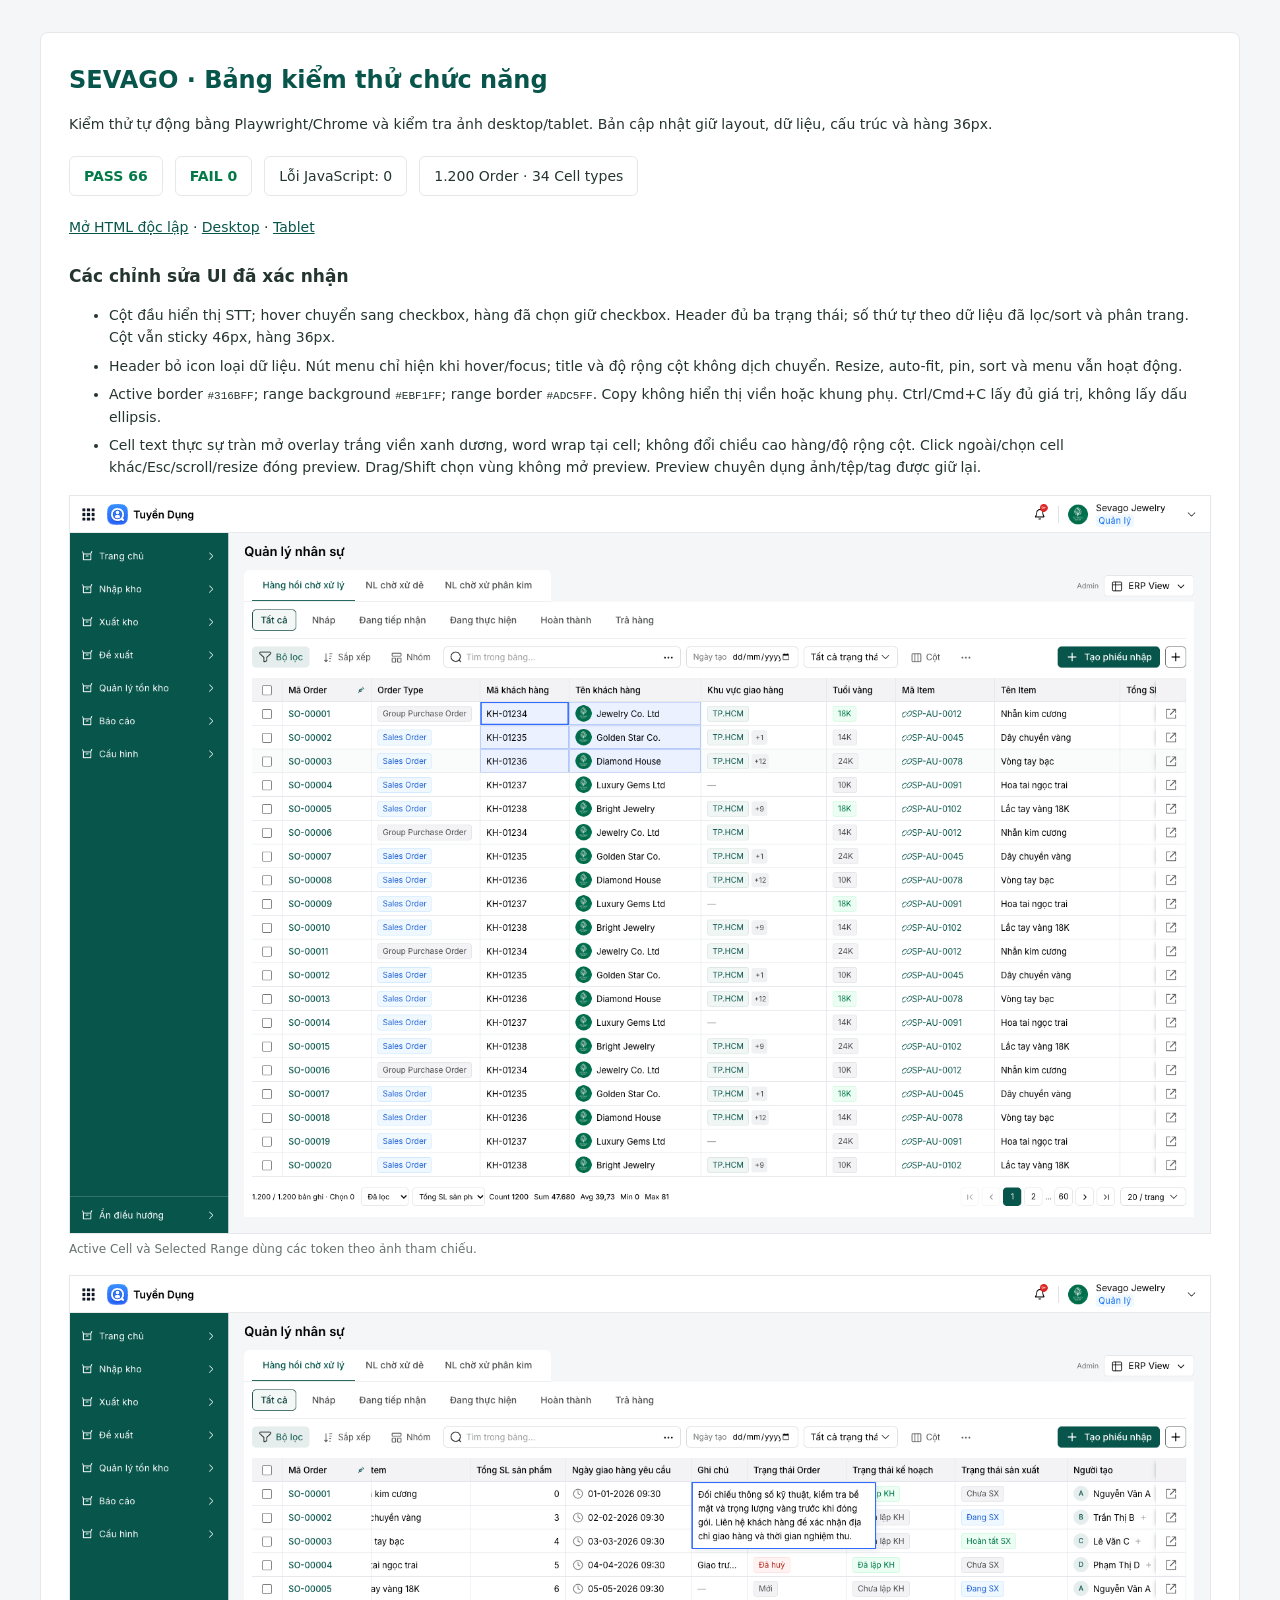
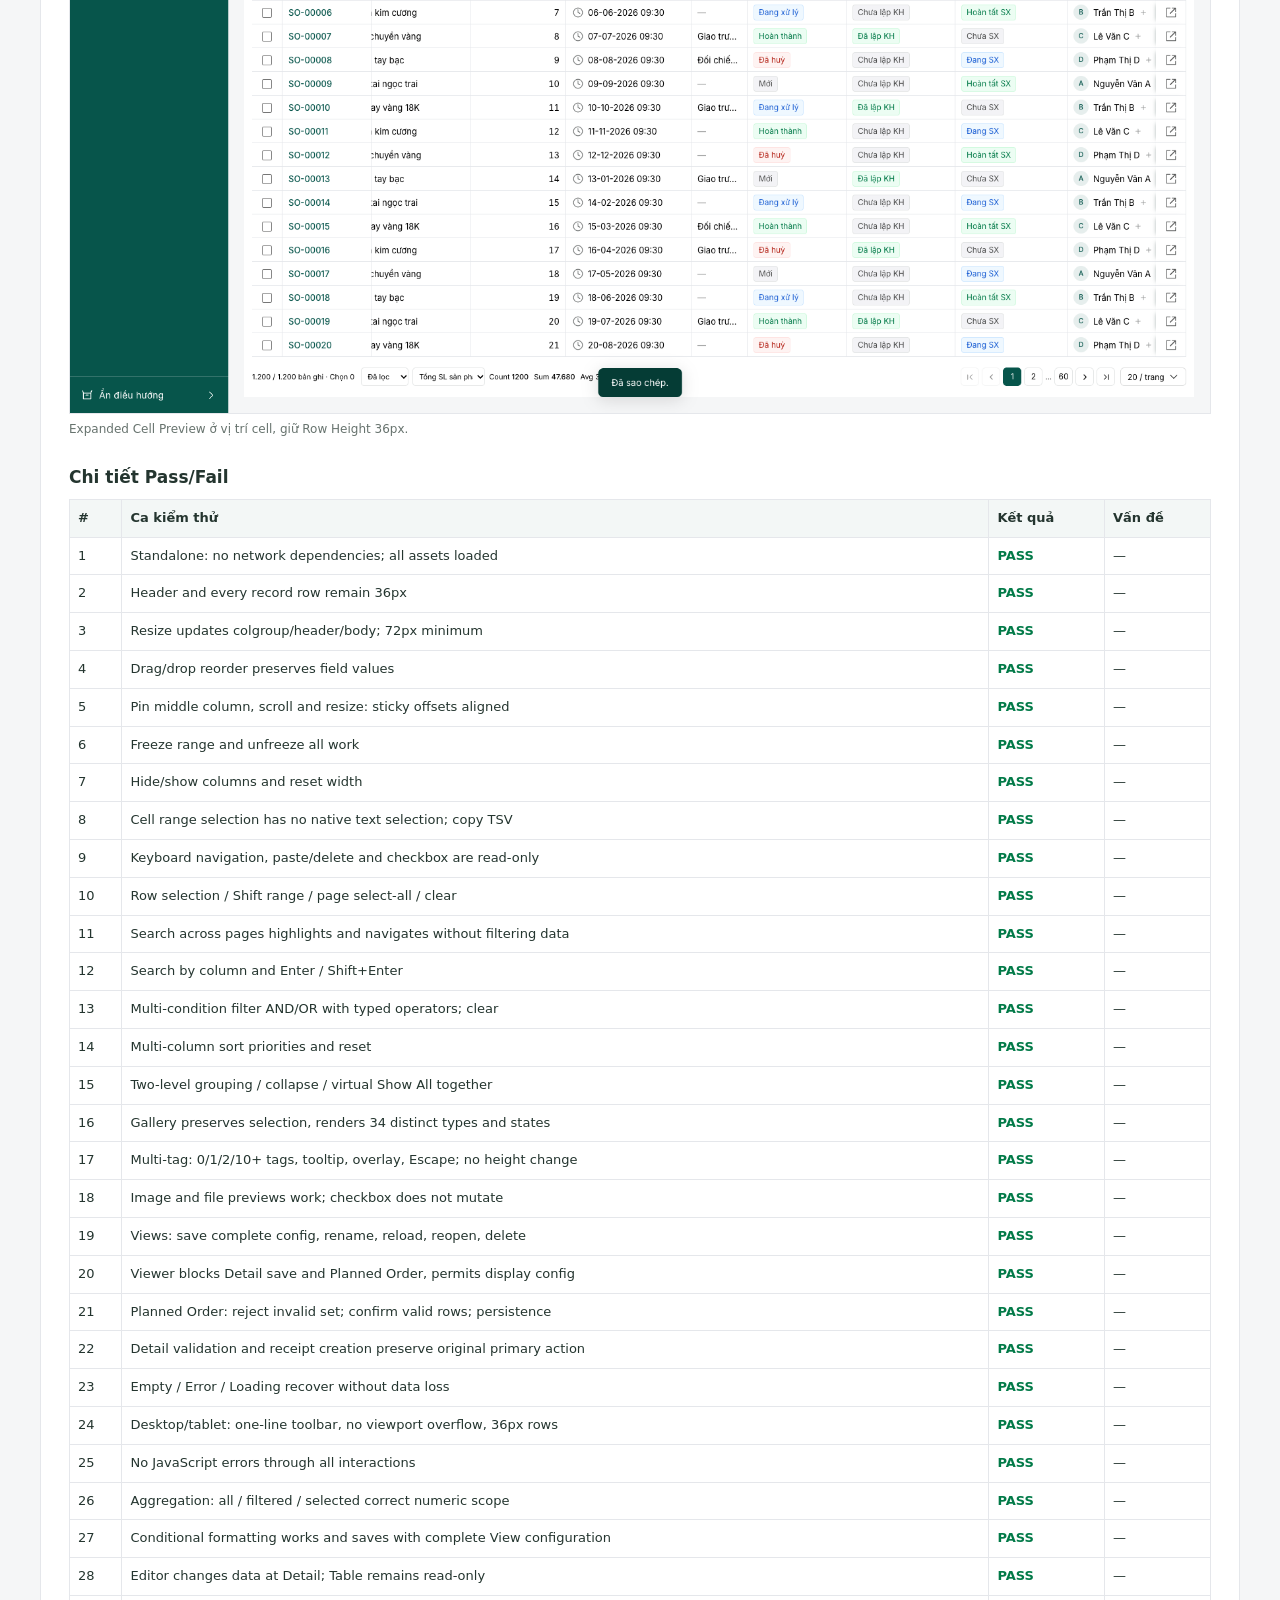
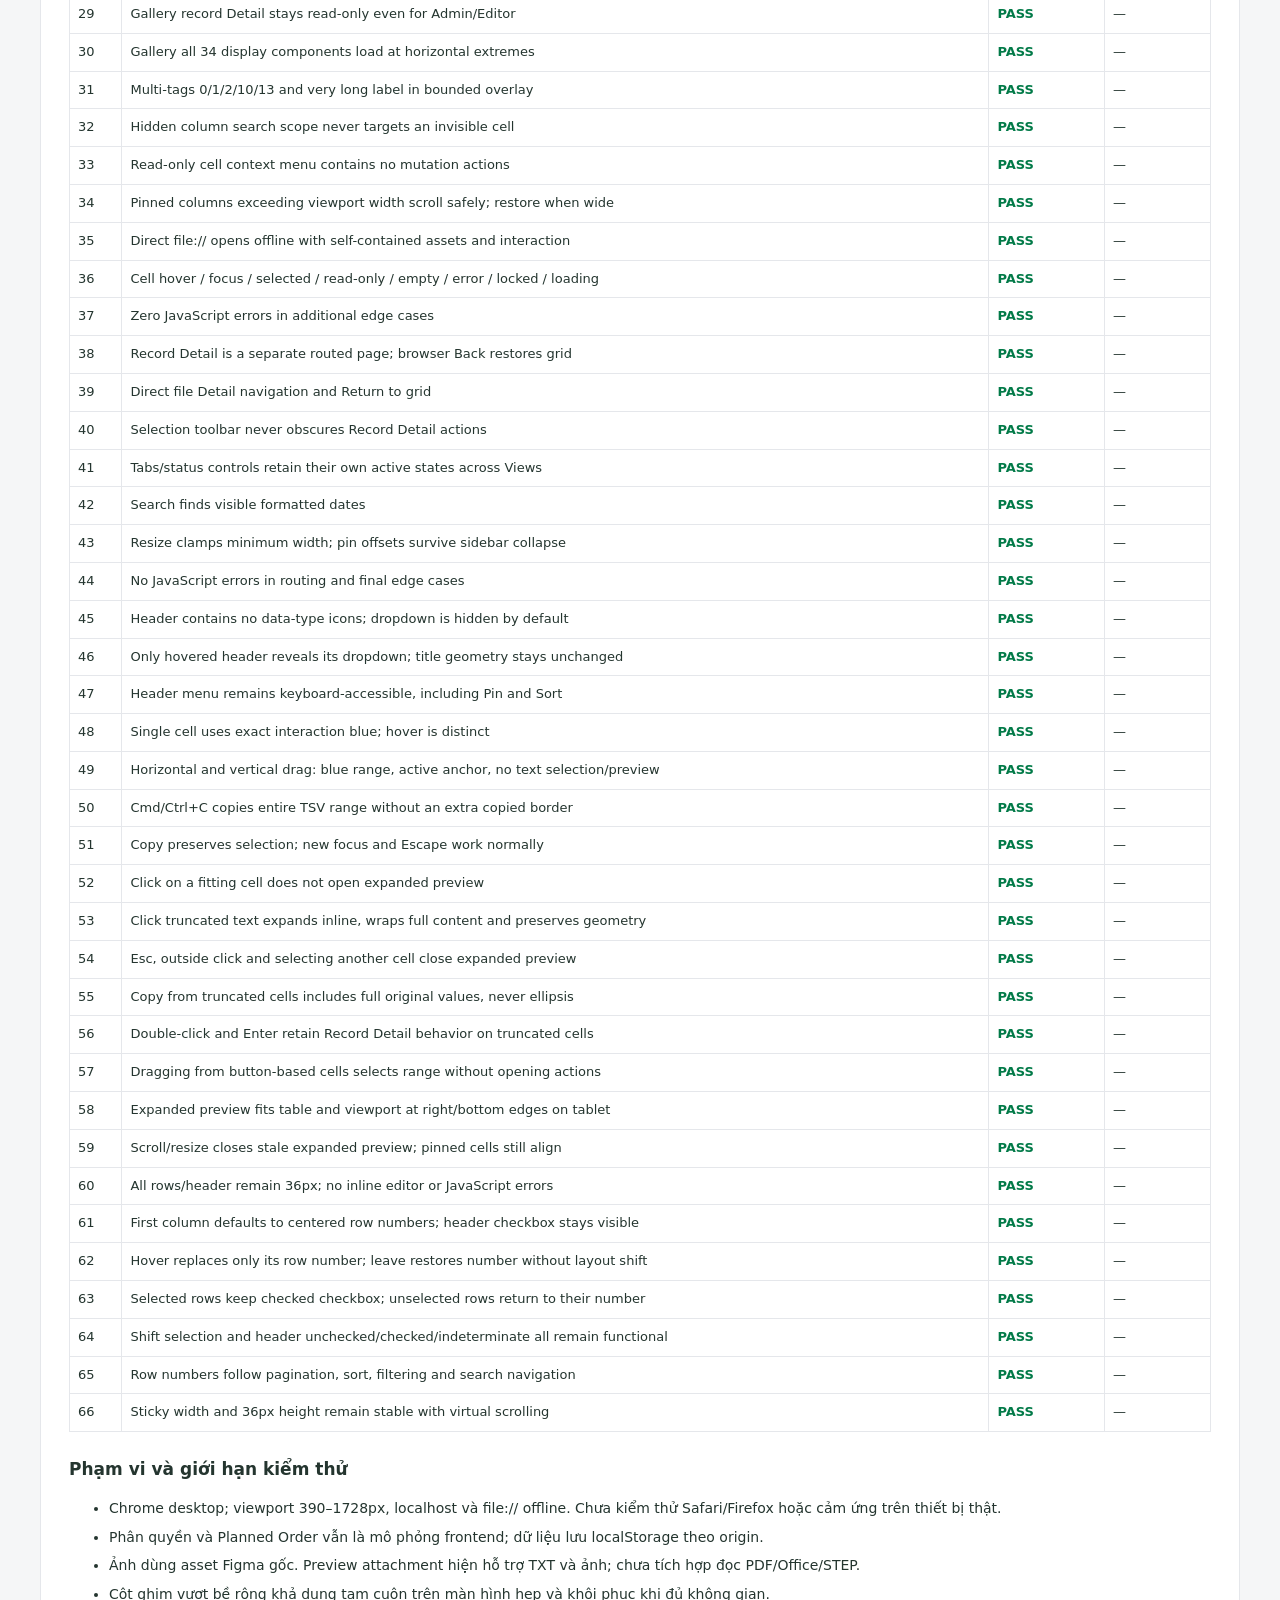
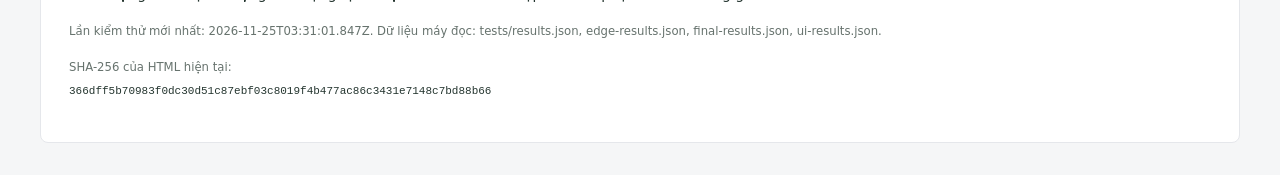
<file: TEST_REPORT.html>
<!doctype html><html lang="vi"><meta charset="utf-8"><meta name="viewport" content="width=device-width,initial-scale=1"><title>SEVAGO · Báo cáo kiểm thử</title><style>*{box-sizing:border-box}body{font:14px/1.6 system-ui,sans-serif;color:#24352f;background:#f5f6f7;margin:0;padding:32px}main{max-width:1200px;margin:auto;background:white;padding:28px;border:1px solid #e5e7eb;border-radius:8px}h1{font-size:24px;margin:0;color:#07554b}h2{font-size:17px;margin:24px 0 8px}.summary{display:flex;gap:12px;flex-wrap:wrap;margin:20px 0}.summary span{border:1px solid #e5e7eb;padding:8px 14px;border-radius:6px}.pass{color:#027a48;font-weight:600}.fail{color:#b42318;font-weight:600}table{border-collapse:collapse;width:100%;font-size:13px}th,td{text-align:left;border:1px solid #e5e7eb;padding:8px;vertical-align:top}th{background:#f3f7f6;position:sticky;top:0}small{color:#67736e}a{color:#07554b}code{font-size:11px;overflow-wrap:anywhere}.table-wrap{overflow:auto}li{margin:6px 0}figure{margin:16px 0}figure img{width:100%;height:auto;border:1px solid #e5e7eb}figcaption{font-size:12px;color:#67736e}</style><main><h1>SEVAGO · Bảng kiểm thử chức năng</h1><p>Kiểm thử tự động bằng Playwright/Chrome và kiểm tra ảnh desktop/tablet. Bản cập nhật giữ layout, dữ liệu, cấu trúc và hàng 36px.</p><div class="summary"><span class="pass">PASS 66</span><span class="pass">FAIL 0</span><span>Lỗi JavaScript: 0</span><span>1.200 Order · 34 Cell types</span></div><p><a href="SEVAGO_Advanced_Data_Table.html">Mở HTML độc lập</a> · <a href="previews/desktop.png">Desktop</a> · <a href="previews/tablet.png">Tablet</a></p><h2>Các chỉnh sửa UI đã xác nhận</h2><ul><li>Cột đầu hiển thị STT; hover chuyển sang checkbox, hàng đã chọn giữ checkbox. Header đủ ba trạng thái; số thứ tự theo dữ liệu đã lọc/sort và phân trang. Cột vẫn sticky 46px, hàng 36px.</li><li>Header bỏ icon loại dữ liệu. Nút menu chỉ hiện khi hover/focus; title và độ rộng cột không dịch chuyển. Resize, auto-fit, pin, sort và menu vẫn hoạt động.</li><li>Active border <code>#316BFF</code>; range background <code>#EBF1FF</code>; range border <code>#ADC5FF</code>. Copy không hiển thị viền hoặc khung phụ. Ctrl/Cmd+C lấy đủ giá trị, không lấy dấu ellipsis.</li><li>Cell text thực sự tràn mở overlay trắng viền xanh dương, word wrap tại cell; không đổi chiều cao hàng/độ rộng cột. Click ngoài/chọn cell khác/Esc/scroll/resize đóng preview. Drag/Shift chọn vùng không mở preview. Preview chuyên dụng ảnh/tệp/tag được giữ lại.</li></ul><figure><img src="previews/blue-range.png" alt="Vùng chọn cell xanh dương"><figcaption>Active Cell và Selected Range dùng các token theo ảnh tham chiếu.</figcaption></figure><figure><img src="previews/expanded-cell.png" alt="Preview nội dung tràn ngay tại cell"><figcaption>Expanded Cell Preview ở vị trí cell, giữ Row Height 36px.</figcaption></figure><h2>Chi tiết Pass/Fail</h2><div class="table-wrap"><table><thead><tr><th>#</th><th>Ca kiểm thử</th><th>Kết quả</th><th>Vấn đề</th></tr></thead><tbody><tr><td>1</td><td>Standalone: no network dependencies; all assets loaded</td><td class="pass">PASS</td><td>—</td></tr><tr><td>2</td><td>Header and every record row remain 36px</td><td class="pass">PASS</td><td>—</td></tr><tr><td>3</td><td>Resize updates colgroup/header/body; 72px minimum</td><td class="pass">PASS</td><td>—</td></tr><tr><td>4</td><td>Drag/drop reorder preserves field values</td><td class="pass">PASS</td><td>—</td></tr><tr><td>5</td><td>Pin middle column, scroll and resize: sticky offsets aligned</td><td class="pass">PASS</td><td>—</td></tr><tr><td>6</td><td>Freeze range and unfreeze all work</td><td class="pass">PASS</td><td>—</td></tr><tr><td>7</td><td>Hide/show columns and reset width</td><td class="pass">PASS</td><td>—</td></tr><tr><td>8</td><td>Cell range selection has no native text selection; copy TSV</td><td class="pass">PASS</td><td>—</td></tr><tr><td>9</td><td>Keyboard navigation, paste/delete and checkbox are read-only</td><td class="pass">PASS</td><td>—</td></tr><tr><td>10</td><td>Row selection / Shift range / page select-all / clear</td><td class="pass">PASS</td><td>—</td></tr><tr><td>11</td><td>Search across pages highlights and navigates without filtering data</td><td class="pass">PASS</td><td>—</td></tr><tr><td>12</td><td>Search by column and Enter / Shift+Enter</td><td class="pass">PASS</td><td>—</td></tr><tr><td>13</td><td>Multi-condition filter AND/OR with typed operators; clear</td><td class="pass">PASS</td><td>—</td></tr><tr><td>14</td><td>Multi-column sort priorities and reset</td><td class="pass">PASS</td><td>—</td></tr><tr><td>15</td><td>Two-level grouping / collapse / virtual Show All together</td><td class="pass">PASS</td><td>—</td></tr><tr><td>16</td><td>Gallery preserves selection, renders 34 distinct types and states</td><td class="pass">PASS</td><td>—</td></tr><tr><td>17</td><td>Multi-tag: 0/1/2/10+ tags, tooltip, overlay, Escape; no height change</td><td class="pass">PASS</td><td>—</td></tr><tr><td>18</td><td>Image and file previews work; checkbox does not mutate</td><td class="pass">PASS</td><td>—</td></tr><tr><td>19</td><td>Views: save complete config, rename, reload, reopen, delete</td><td class="pass">PASS</td><td>—</td></tr><tr><td>20</td><td>Viewer blocks Detail save and Planned Order, permits display config</td><td class="pass">PASS</td><td>—</td></tr><tr><td>21</td><td>Planned Order: reject invalid set; confirm valid rows; persistence</td><td class="pass">PASS</td><td>—</td></tr><tr><td>22</td><td>Detail validation and receipt creation preserve original primary action</td><td class="pass">PASS</td><td>—</td></tr><tr><td>23</td><td>Empty / Error / Loading recover without data loss</td><td class="pass">PASS</td><td>—</td></tr><tr><td>24</td><td>Desktop/tablet: one-line toolbar, no viewport overflow, 36px rows</td><td class="pass">PASS</td><td>—</td></tr><tr><td>25</td><td>No JavaScript errors through all interactions</td><td class="pass">PASS</td><td>—</td></tr><tr><td>26</td><td>Aggregation: all / filtered / selected correct numeric scope</td><td class="pass">PASS</td><td>—</td></tr><tr><td>27</td><td>Conditional formatting works and saves with complete View configuration</td><td class="pass">PASS</td><td>—</td></tr><tr><td>28</td><td>Editor changes data at Detail; Table remains read-only</td><td class="pass">PASS</td><td>—</td></tr><tr><td>29</td><td>Gallery record Detail stays read-only even for Admin/Editor</td><td class="pass">PASS</td><td>—</td></tr><tr><td>30</td><td>Gallery all 34 display components load at horizontal extremes</td><td class="pass">PASS</td><td>—</td></tr><tr><td>31</td><td>Multi-tags 0/1/2/10/13 and very long label in bounded overlay</td><td class="pass">PASS</td><td>—</td></tr><tr><td>32</td><td>Hidden column search scope never targets an invisible cell</td><td class="pass">PASS</td><td>—</td></tr><tr><td>33</td><td>Read-only cell context menu contains no mutation actions</td><td class="pass">PASS</td><td>—</td></tr><tr><td>34</td><td>Pinned columns exceeding viewport width scroll safely; restore when wide</td><td class="pass">PASS</td><td>—</td></tr><tr><td>35</td><td>Direct file:// opens offline with self-contained assets and interaction</td><td class="pass">PASS</td><td>—</td></tr><tr><td>36</td><td>Cell hover / focus / selected / read-only / empty / error / locked / loading</td><td class="pass">PASS</td><td>—</td></tr><tr><td>37</td><td>Zero JavaScript errors in additional edge cases</td><td class="pass">PASS</td><td>—</td></tr><tr><td>38</td><td>Record Detail is a separate routed page; browser Back restores grid</td><td class="pass">PASS</td><td>—</td></tr><tr><td>39</td><td>Direct file Detail navigation and Return to grid</td><td class="pass">PASS</td><td>—</td></tr><tr><td>40</td><td>Selection toolbar never obscures Record Detail actions</td><td class="pass">PASS</td><td>—</td></tr><tr><td>41</td><td>Tabs/status controls retain their own active states across Views</td><td class="pass">PASS</td><td>—</td></tr><tr><td>42</td><td>Search finds visible formatted dates</td><td class="pass">PASS</td><td>—</td></tr><tr><td>43</td><td>Resize clamps minimum width; pin offsets survive sidebar collapse</td><td class="pass">PASS</td><td>—</td></tr><tr><td>44</td><td>No JavaScript errors in routing and final edge cases</td><td class="pass">PASS</td><td>—</td></tr><tr><td>45</td><td>Header contains no data-type icons; dropdown is hidden by default</td><td class="pass">PASS</td><td>—</td></tr><tr><td>46</td><td>Only hovered header reveals its dropdown; title geometry stays unchanged</td><td class="pass">PASS</td><td>—</td></tr><tr><td>47</td><td>Header menu remains keyboard-accessible, including Pin and Sort</td><td class="pass">PASS</td><td>—</td></tr><tr><td>48</td><td>Single cell uses exact interaction blue; hover is distinct</td><td class="pass">PASS</td><td>—</td></tr><tr><td>49</td><td>Horizontal and vertical drag: blue range, active anchor, no text selection/preview</td><td class="pass">PASS</td><td>—</td></tr><tr><td>50</td><td>Cmd/Ctrl+C copies entire TSV range without an extra copied border</td><td class="pass">PASS</td><td>—</td></tr><tr><td>51</td><td>Copy preserves selection; new focus and Escape work normally</td><td class="pass">PASS</td><td>—</td></tr><tr><td>52</td><td>Click on a fitting cell does not open expanded preview</td><td class="pass">PASS</td><td>—</td></tr><tr><td>53</td><td>Click truncated text expands inline, wraps full content and preserves geometry</td><td class="pass">PASS</td><td>—</td></tr><tr><td>54</td><td>Esc, outside click and selecting another cell close expanded preview</td><td class="pass">PASS</td><td>—</td></tr><tr><td>55</td><td>Copy from truncated cells includes full original values, never ellipsis</td><td class="pass">PASS</td><td>—</td></tr><tr><td>56</td><td>Double-click and Enter retain Record Detail behavior on truncated cells</td><td class="pass">PASS</td><td>—</td></tr><tr><td>57</td><td>Dragging from button-based cells selects range without opening actions</td><td class="pass">PASS</td><td>—</td></tr><tr><td>58</td><td>Expanded preview fits table and viewport at right/bottom edges on tablet</td><td class="pass">PASS</td><td>—</td></tr><tr><td>59</td><td>Scroll/resize closes stale expanded preview; pinned cells still align</td><td class="pass">PASS</td><td>—</td></tr><tr><td>60</td><td>All rows/header remain 36px; no inline editor or JavaScript errors</td><td class="pass">PASS</td><td>—</td></tr><tr><td>61</td><td>First column defaults to centered row numbers; header checkbox stays visible</td><td class="pass">PASS</td><td>—</td></tr><tr><td>62</td><td>Hover replaces only its row number; leave restores number without layout shift</td><td class="pass">PASS</td><td>—</td></tr><tr><td>63</td><td>Selected rows keep checked checkbox; unselected rows return to their number</td><td class="pass">PASS</td><td>—</td></tr><tr><td>64</td><td>Shift selection and header unchecked/checked/indeterminate all remain functional</td><td class="pass">PASS</td><td>—</td></tr><tr><td>65</td><td>Row numbers follow pagination, sort, filtering and search navigation</td><td class="pass">PASS</td><td>—</td></tr><tr><td>66</td><td>Sticky width and 36px height remain stable with virtual scrolling</td><td class="pass">PASS</td><td>—</td></tr></tbody></table></div><h2>Phạm vi và giới hạn kiểm thử</h2><ul><li>Chrome desktop; viewport 390–1728px, localhost và file:// offline. Chưa kiểm thử Safari/Firefox hoặc cảm ứng trên thiết bị thật.</li><li>Phân quyền và Planned Order vẫn là mô phỏng frontend; dữ liệu lưu localStorage theo origin.</li><li>Ảnh dùng asset Figma gốc. Preview attachment hiện hỗ trợ TXT và ảnh; chưa tích hợp đọc PDF/Office/STEP.</li><li>Cột ghim vượt bề rộng khả dụng tạm cuộn trên màn hình hẹp và khôi phục khi đủ không gian.</li></ul><p><small>Lần kiểm thử mới nhất: 2026-11-25T03:31:01.847Z. Dữ liệu máy đọc: tests/results.json, edge-results.json, final-results.json, ui-results.json.</small></p><p><small>SHA-256 của HTML hiện tại:</small><br><code>366dff5b70983f0dc30d51c87ebf03c8019f4b477ac86c3431e7148c7bd88b66</code></p></main></html>
</file>
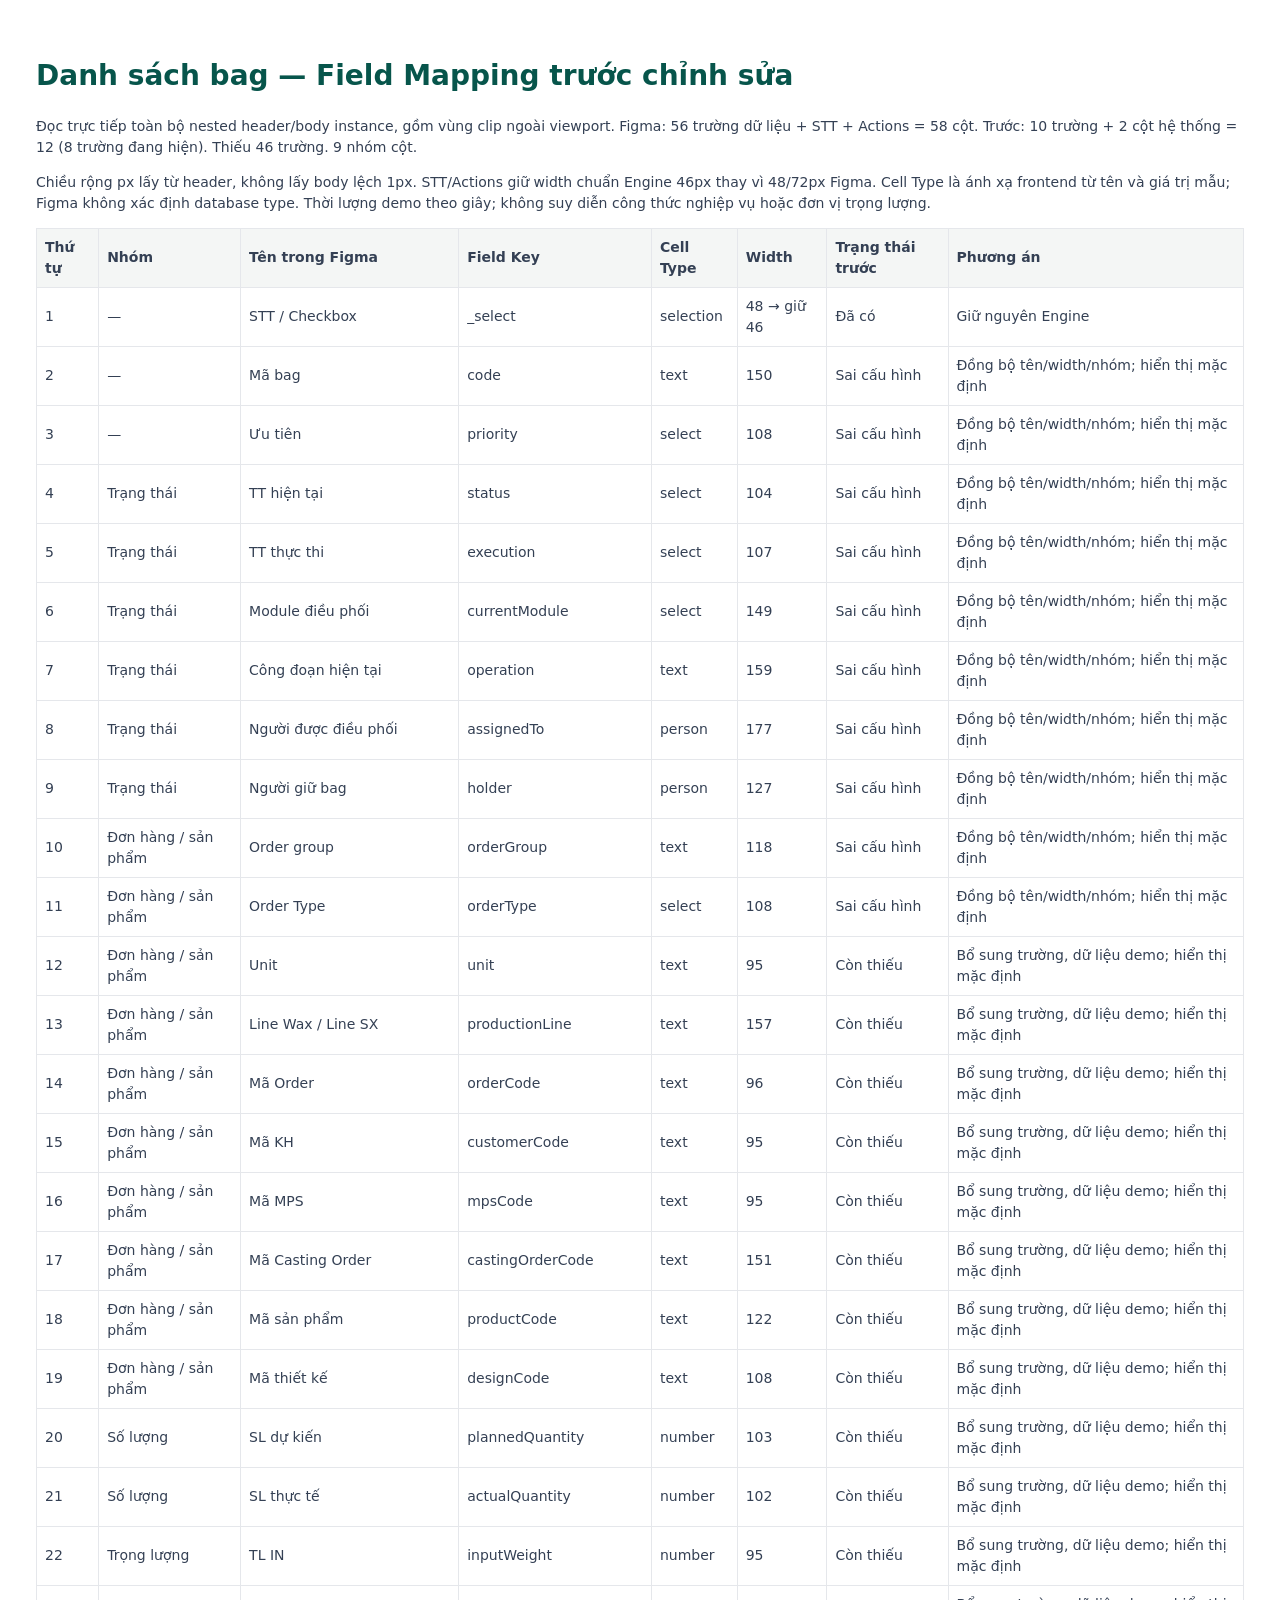
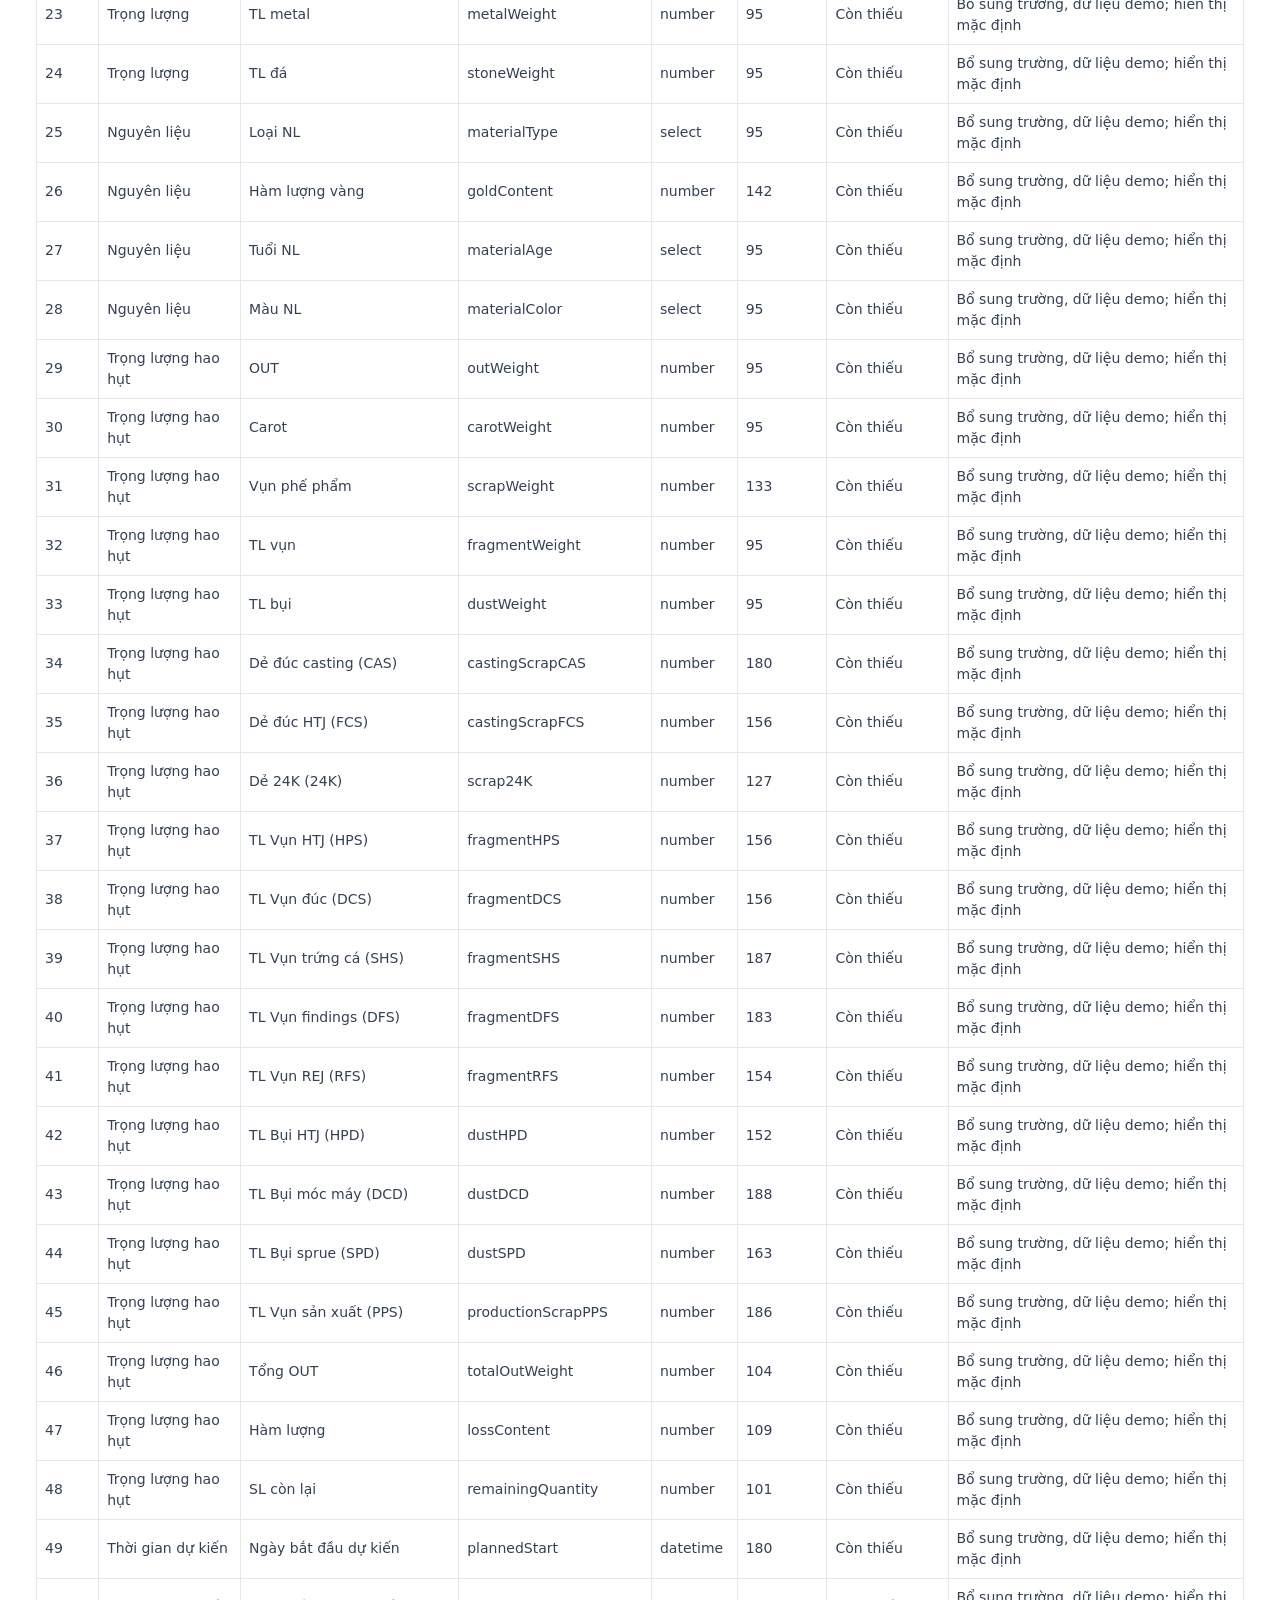
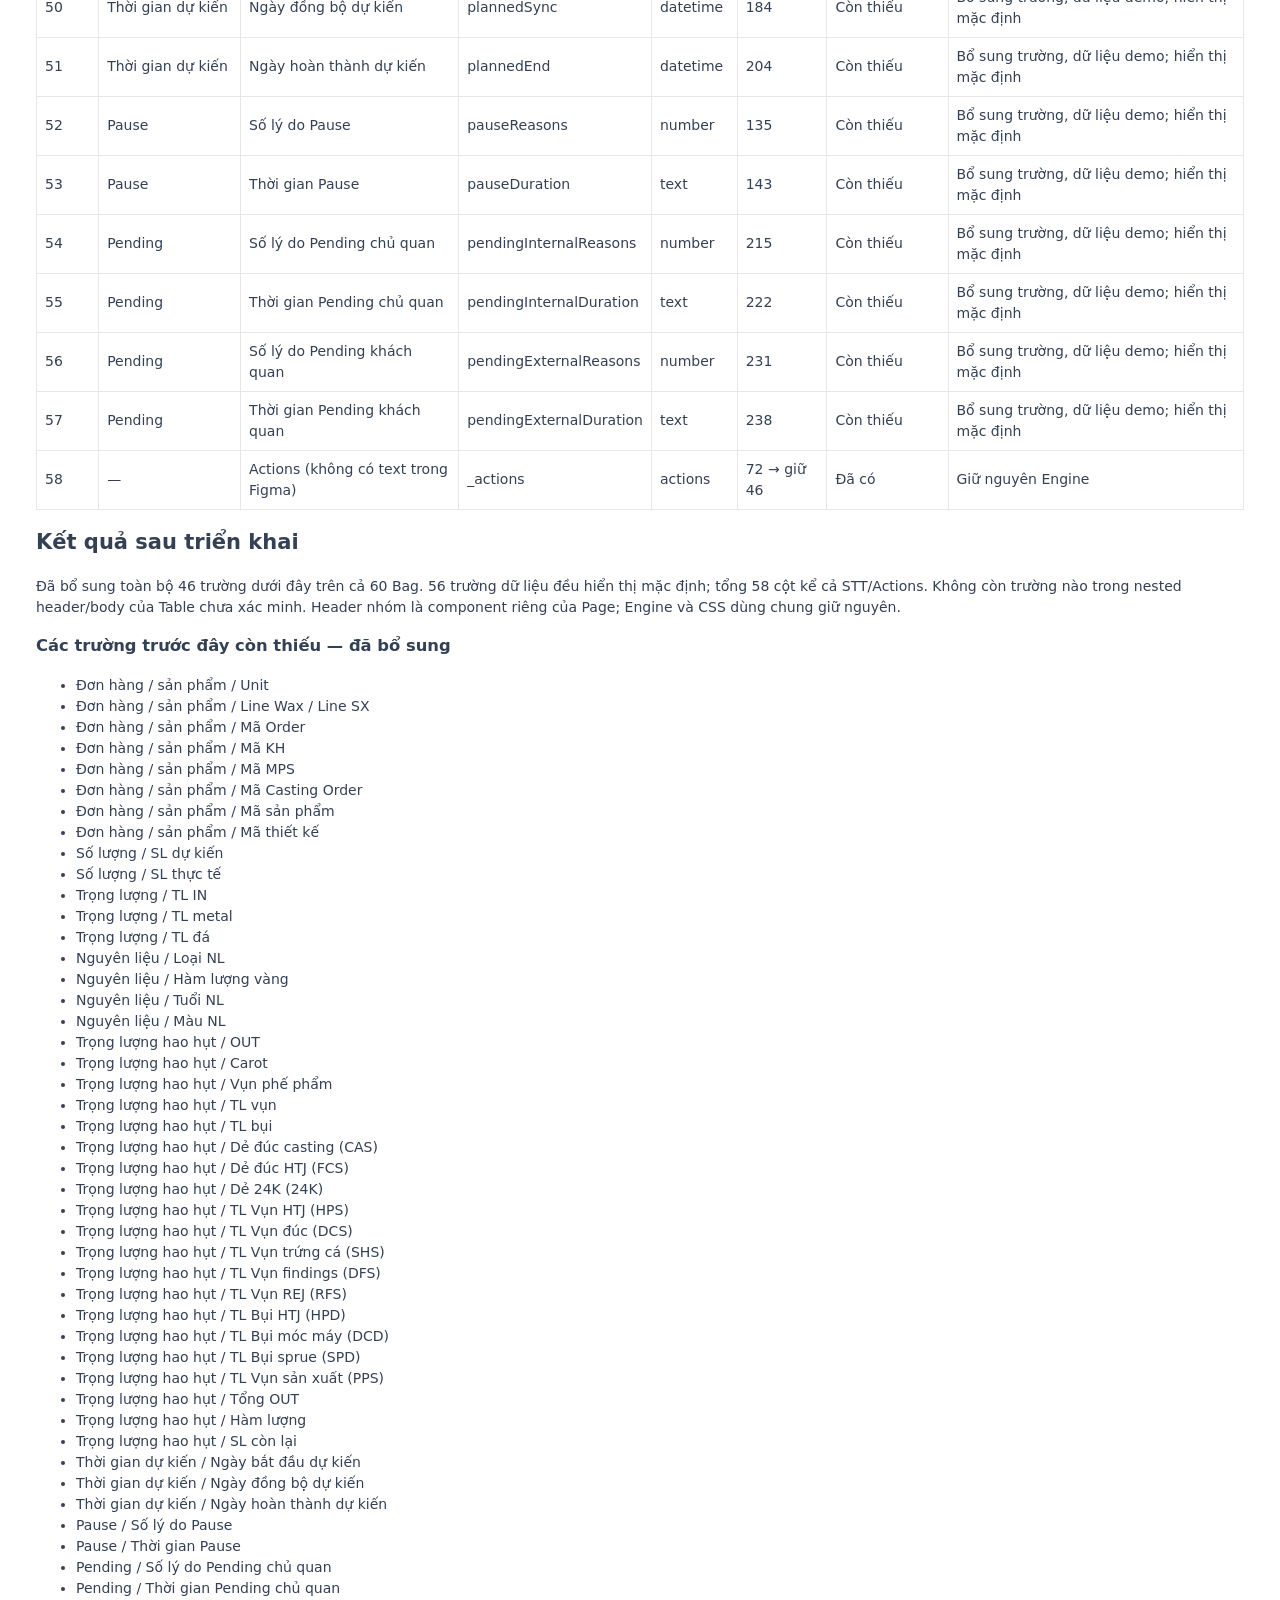
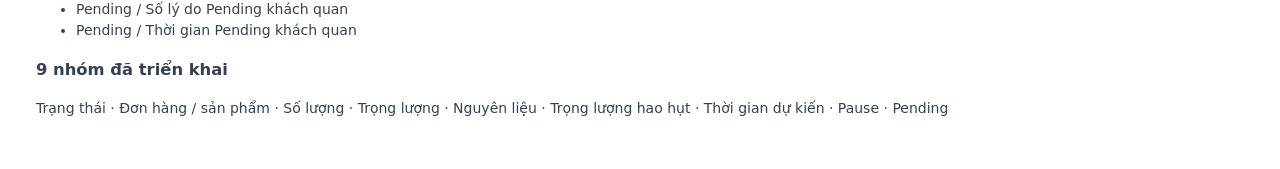
<file: docs/BAG_FIELD_MAPPING.html>
<!doctype html><meta charset="utf-8"><title>Bag — Figma field mapping</title><style>body{font:14px/1.5 system-ui;padding:28px;color:#344054}table{border-collapse:collapse;width:100%}td,th{border:1px solid #e5e7eb;padding:8px;text-align:left}th{background:#f4f6f5;position:sticky;top:0}h1{color:#07554b}</style><h1>Danh sách bag — Field Mapping trước chỉnh sửa</h1><p>Đọc trực tiếp toàn bộ nested header/body instance, gồm vùng clip ngoài viewport. Figma: 56 trường dữ liệu + STT + Actions = 58 cột. Trước: 10 trường + 2 cột hệ thống = 12 (8 trường đang hiện). Thiếu 46 trường. 9 nhóm cột.</p><p>Chiều rộng px lấy từ header, không lấy body lệch 1px. STT/Actions giữ width chuẩn Engine 46px thay vì 48/72px Figma. Cell Type là ánh xạ frontend từ tên và giá trị mẫu; Figma không xác định database type. Thời lượng demo theo giây; không suy diễn công thức nghiệp vụ hoặc đơn vị trọng lượng.</p><table><thead><tr><th>Thứ tự</th><th>Nhóm</th><th>Tên trong Figma</th><th>Field Key</th><th>Cell Type</th><th>Width</th><th>Trạng thái trước</th><th>Phương án</th></tr></thead><tbody><tr><td>1</td><td>—</td><td>STT / Checkbox</td><td>_select</td><td>selection</td><td>48 → giữ 46</td><td>Đã có</td><td>Giữ nguyên Engine</td></tr><tr><td>2</td><td>—</td><td>Mã bag</td><td>code</td><td>text</td><td>150</td><td>Sai cấu hình</td><td>Đồng bộ tên/width/nhóm; hiển thị mặc định</td></tr><tr><td>3</td><td>—</td><td>Ưu tiên</td><td>priority</td><td>select</td><td>108</td><td>Sai cấu hình</td><td>Đồng bộ tên/width/nhóm; hiển thị mặc định</td></tr><tr><td>4</td><td>Trạng thái</td><td>TT hiện tại</td><td>status</td><td>select</td><td>104</td><td>Sai cấu hình</td><td>Đồng bộ tên/width/nhóm; hiển thị mặc định</td></tr><tr><td>5</td><td>Trạng thái</td><td>TT thực thi</td><td>execution</td><td>select</td><td>107</td><td>Sai cấu hình</td><td>Đồng bộ tên/width/nhóm; hiển thị mặc định</td></tr><tr><td>6</td><td>Trạng thái</td><td>Module điều phối</td><td>currentModule</td><td>select</td><td>149</td><td>Sai cấu hình</td><td>Đồng bộ tên/width/nhóm; hiển thị mặc định</td></tr><tr><td>7</td><td>Trạng thái</td><td>Công đoạn hiện tại</td><td>operation</td><td>text</td><td>159</td><td>Sai cấu hình</td><td>Đồng bộ tên/width/nhóm; hiển thị mặc định</td></tr><tr><td>8</td><td>Trạng thái</td><td>Người được điều phối</td><td>assignedTo</td><td>person</td><td>177</td><td>Sai cấu hình</td><td>Đồng bộ tên/width/nhóm; hiển thị mặc định</td></tr><tr><td>9</td><td>Trạng thái</td><td>Người giữ bag</td><td>holder</td><td>person</td><td>127</td><td>Sai cấu hình</td><td>Đồng bộ tên/width/nhóm; hiển thị mặc định</td></tr><tr><td>10</td><td>Đơn hàng / sản phẩm</td><td>Order group</td><td>orderGroup</td><td>text</td><td>118</td><td>Sai cấu hình</td><td>Đồng bộ tên/width/nhóm; hiển thị mặc định</td></tr><tr><td>11</td><td>Đơn hàng / sản phẩm</td><td>Order Type</td><td>orderType</td><td>select</td><td>108</td><td>Sai cấu hình</td><td>Đồng bộ tên/width/nhóm; hiển thị mặc định</td></tr><tr><td>12</td><td>Đơn hàng / sản phẩm</td><td>Unit</td><td>unit</td><td>text</td><td>95</td><td>Còn thiếu</td><td>Bổ sung trường, dữ liệu demo; hiển thị mặc định</td></tr><tr><td>13</td><td>Đơn hàng / sản phẩm</td><td>Line Wax / Line SX</td><td>productionLine</td><td>text</td><td>157</td><td>Còn thiếu</td><td>Bổ sung trường, dữ liệu demo; hiển thị mặc định</td></tr><tr><td>14</td><td>Đơn hàng / sản phẩm</td><td>Mã Order</td><td>orderCode</td><td>text</td><td>96</td><td>Còn thiếu</td><td>Bổ sung trường, dữ liệu demo; hiển thị mặc định</td></tr><tr><td>15</td><td>Đơn hàng / sản phẩm</td><td>Mã KH</td><td>customerCode</td><td>text</td><td>95</td><td>Còn thiếu</td><td>Bổ sung trường, dữ liệu demo; hiển thị mặc định</td></tr><tr><td>16</td><td>Đơn hàng / sản phẩm</td><td>Mã MPS</td><td>mpsCode</td><td>text</td><td>95</td><td>Còn thiếu</td><td>Bổ sung trường, dữ liệu demo; hiển thị mặc định</td></tr><tr><td>17</td><td>Đơn hàng / sản phẩm</td><td>Mã Casting Order</td><td>castingOrderCode</td><td>text</td><td>151</td><td>Còn thiếu</td><td>Bổ sung trường, dữ liệu demo; hiển thị mặc định</td></tr><tr><td>18</td><td>Đơn hàng / sản phẩm</td><td>Mã sản phẩm</td><td>productCode</td><td>text</td><td>122</td><td>Còn thiếu</td><td>Bổ sung trường, dữ liệu demo; hiển thị mặc định</td></tr><tr><td>19</td><td>Đơn hàng / sản phẩm</td><td>Mã thiết kế</td><td>designCode</td><td>text</td><td>108</td><td>Còn thiếu</td><td>Bổ sung trường, dữ liệu demo; hiển thị mặc định</td></tr><tr><td>20</td><td>Số lượng</td><td>SL dự kiến</td><td>plannedQuantity</td><td>number</td><td>103</td><td>Còn thiếu</td><td>Bổ sung trường, dữ liệu demo; hiển thị mặc định</td></tr><tr><td>21</td><td>Số lượng</td><td>SL thực tế</td><td>actualQuantity</td><td>number</td><td>102</td><td>Còn thiếu</td><td>Bổ sung trường, dữ liệu demo; hiển thị mặc định</td></tr><tr><td>22</td><td>Trọng lượng</td><td>TL IN</td><td>inputWeight</td><td>number</td><td>95</td><td>Còn thiếu</td><td>Bổ sung trường, dữ liệu demo; hiển thị mặc định</td></tr><tr><td>23</td><td>Trọng lượng</td><td>TL metal</td><td>metalWeight</td><td>number</td><td>95</td><td>Còn thiếu</td><td>Bổ sung trường, dữ liệu demo; hiển thị mặc định</td></tr><tr><td>24</td><td>Trọng lượng</td><td>TL đá</td><td>stoneWeight</td><td>number</td><td>95</td><td>Còn thiếu</td><td>Bổ sung trường, dữ liệu demo; hiển thị mặc định</td></tr><tr><td>25</td><td>Nguyên liệu</td><td>Loại NL</td><td>materialType</td><td>select</td><td>95</td><td>Còn thiếu</td><td>Bổ sung trường, dữ liệu demo; hiển thị mặc định</td></tr><tr><td>26</td><td>Nguyên liệu</td><td>Hàm lượng vàng</td><td>goldContent</td><td>number</td><td>142</td><td>Còn thiếu</td><td>Bổ sung trường, dữ liệu demo; hiển thị mặc định</td></tr><tr><td>27</td><td>Nguyên liệu</td><td>Tuổi NL</td><td>materialAge</td><td>select</td><td>95</td><td>Còn thiếu</td><td>Bổ sung trường, dữ liệu demo; hiển thị mặc định</td></tr><tr><td>28</td><td>Nguyên liệu</td><td>Màu NL</td><td>materialColor</td><td>select</td><td>95</td><td>Còn thiếu</td><td>Bổ sung trường, dữ liệu demo; hiển thị mặc định</td></tr><tr><td>29</td><td>Trọng lượng hao hụt</td><td>OUT</td><td>outWeight</td><td>number</td><td>95</td><td>Còn thiếu</td><td>Bổ sung trường, dữ liệu demo; hiển thị mặc định</td></tr><tr><td>30</td><td>Trọng lượng hao hụt</td><td>Carot</td><td>carotWeight</td><td>number</td><td>95</td><td>Còn thiếu</td><td>Bổ sung trường, dữ liệu demo; hiển thị mặc định</td></tr><tr><td>31</td><td>Trọng lượng hao hụt</td><td>Vụn phế phẩm</td><td>scrapWeight</td><td>number</td><td>133</td><td>Còn thiếu</td><td>Bổ sung trường, dữ liệu demo; hiển thị mặc định</td></tr><tr><td>32</td><td>Trọng lượng hao hụt</td><td>TL vụn</td><td>fragmentWeight</td><td>number</td><td>95</td><td>Còn thiếu</td><td>Bổ sung trường, dữ liệu demo; hiển thị mặc định</td></tr><tr><td>33</td><td>Trọng lượng hao hụt</td><td>TL bụi</td><td>dustWeight</td><td>number</td><td>95</td><td>Còn thiếu</td><td>Bổ sung trường, dữ liệu demo; hiển thị mặc định</td></tr><tr><td>34</td><td>Trọng lượng hao hụt</td><td>Dẻ đúc casting (CAS)</td><td>castingScrapCAS</td><td>number</td><td>180</td><td>Còn thiếu</td><td>Bổ sung trường, dữ liệu demo; hiển thị mặc định</td></tr><tr><td>35</td><td>Trọng lượng hao hụt</td><td>Dẻ đúc HTJ (FCS)</td><td>castingScrapFCS</td><td>number</td><td>156</td><td>Còn thiếu</td><td>Bổ sung trường, dữ liệu demo; hiển thị mặc định</td></tr><tr><td>36</td><td>Trọng lượng hao hụt</td><td>Dẻ 24K (24K)</td><td>scrap24K</td><td>number</td><td>127</td><td>Còn thiếu</td><td>Bổ sung trường, dữ liệu demo; hiển thị mặc định</td></tr><tr><td>37</td><td>Trọng lượng hao hụt</td><td>TL Vụn HTJ (HPS)</td><td>fragmentHPS</td><td>number</td><td>156</td><td>Còn thiếu</td><td>Bổ sung trường, dữ liệu demo; hiển thị mặc định</td></tr><tr><td>38</td><td>Trọng lượng hao hụt</td><td>TL Vụn đúc (DCS)</td><td>fragmentDCS</td><td>number</td><td>156</td><td>Còn thiếu</td><td>Bổ sung trường, dữ liệu demo; hiển thị mặc định</td></tr><tr><td>39</td><td>Trọng lượng hao hụt</td><td>TL Vụn trứng cá (SHS)</td><td>fragmentSHS</td><td>number</td><td>187</td><td>Còn thiếu</td><td>Bổ sung trường, dữ liệu demo; hiển thị mặc định</td></tr><tr><td>40</td><td>Trọng lượng hao hụt</td><td>TL Vụn findings (DFS)</td><td>fragmentDFS</td><td>number</td><td>183</td><td>Còn thiếu</td><td>Bổ sung trường, dữ liệu demo; hiển thị mặc định</td></tr><tr><td>41</td><td>Trọng lượng hao hụt</td><td>TL Vụn REJ (RFS)</td><td>fragmentRFS</td><td>number</td><td>154</td><td>Còn thiếu</td><td>Bổ sung trường, dữ liệu demo; hiển thị mặc định</td></tr><tr><td>42</td><td>Trọng lượng hao hụt</td><td>TL Bụi HTJ (HPD)</td><td>dustHPD</td><td>number</td><td>152</td><td>Còn thiếu</td><td>Bổ sung trường, dữ liệu demo; hiển thị mặc định</td></tr><tr><td>43</td><td>Trọng lượng hao hụt</td><td>TL Bụi móc máy (DCD)</td><td>dustDCD</td><td>number</td><td>188</td><td>Còn thiếu</td><td>Bổ sung trường, dữ liệu demo; hiển thị mặc định</td></tr><tr><td>44</td><td>Trọng lượng hao hụt</td><td>TL Bụi sprue (SPD)</td><td>dustSPD</td><td>number</td><td>163</td><td>Còn thiếu</td><td>Bổ sung trường, dữ liệu demo; hiển thị mặc định</td></tr><tr><td>45</td><td>Trọng lượng hao hụt</td><td>TL Vụn sản xuất (PPS)</td><td>productionScrapPPS</td><td>number</td><td>186</td><td>Còn thiếu</td><td>Bổ sung trường, dữ liệu demo; hiển thị mặc định</td></tr><tr><td>46</td><td>Trọng lượng hao hụt</td><td>Tổng OUT</td><td>totalOutWeight</td><td>number</td><td>104</td><td>Còn thiếu</td><td>Bổ sung trường, dữ liệu demo; hiển thị mặc định</td></tr><tr><td>47</td><td>Trọng lượng hao hụt</td><td>Hàm lượng</td><td>lossContent</td><td>number</td><td>109</td><td>Còn thiếu</td><td>Bổ sung trường, dữ liệu demo; hiển thị mặc định</td></tr><tr><td>48</td><td>Trọng lượng hao hụt</td><td>SL còn lại</td><td>remainingQuantity</td><td>number</td><td>101</td><td>Còn thiếu</td><td>Bổ sung trường, dữ liệu demo; hiển thị mặc định</td></tr><tr><td>49</td><td>Thời gian dự kiến</td><td>Ngày bắt đầu dự kiến</td><td>plannedStart</td><td>datetime</td><td>180</td><td>Còn thiếu</td><td>Bổ sung trường, dữ liệu demo; hiển thị mặc định</td></tr><tr><td>50</td><td>Thời gian dự kiến</td><td>Ngày đồng bộ dự kiến</td><td>plannedSync</td><td>datetime</td><td>184</td><td>Còn thiếu</td><td>Bổ sung trường, dữ liệu demo; hiển thị mặc định</td></tr><tr><td>51</td><td>Thời gian dự kiến</td><td>Ngày hoàn thành dự kiến</td><td>plannedEnd</td><td>datetime</td><td>204</td><td>Còn thiếu</td><td>Bổ sung trường, dữ liệu demo; hiển thị mặc định</td></tr><tr><td>52</td><td>Pause</td><td>Số lý do Pause</td><td>pauseReasons</td><td>number</td><td>135</td><td>Còn thiếu</td><td>Bổ sung trường, dữ liệu demo; hiển thị mặc định</td></tr><tr><td>53</td><td>Pause</td><td>Thời gian Pause</td><td>pauseDuration</td><td>text</td><td>143</td><td>Còn thiếu</td><td>Bổ sung trường, dữ liệu demo; hiển thị mặc định</td></tr><tr><td>54</td><td>Pending</td><td>Số lý do Pending chủ quan</td><td>pendingInternalReasons</td><td>number</td><td>215</td><td>Còn thiếu</td><td>Bổ sung trường, dữ liệu demo; hiển thị mặc định</td></tr><tr><td>55</td><td>Pending</td><td>Thời gian Pending chủ quan</td><td>pendingInternalDuration</td><td>text</td><td>222</td><td>Còn thiếu</td><td>Bổ sung trường, dữ liệu demo; hiển thị mặc định</td></tr><tr><td>56</td><td>Pending</td><td>Số lý do Pending khách quan</td><td>pendingExternalReasons</td><td>number</td><td>231</td><td>Còn thiếu</td><td>Bổ sung trường, dữ liệu demo; hiển thị mặc định</td></tr><tr><td>57</td><td>Pending</td><td>Thời gian Pending khách quan</td><td>pendingExternalDuration</td><td>text</td><td>238</td><td>Còn thiếu</td><td>Bổ sung trường, dữ liệu demo; hiển thị mặc định</td></tr><tr><td>58</td><td>—</td><td>Actions (không có text trong Figma)</td><td>_actions</td><td>actions</td><td>72 → giữ 46</td><td>Đã có</td><td>Giữ nguyên Engine</td></tr></tbody></table><h2>Kết quả sau triển khai</h2><p>Đã bổ sung toàn bộ 46 trường dưới đây trên cả 60 Bag. 56 trường dữ liệu đều hiển thị mặc định; tổng 58 cột kể cả STT/Actions. Không còn trường nào trong nested header/body của Table chưa xác minh. Header nhóm là component riêng của Page; Engine và CSS dùng chung giữ nguyên.</p><h3>Các trường trước đây còn thiếu — đã bổ sung</h3><ul><li>Đơn hàng / sản phẩm / Unit</li><li>Đơn hàng / sản phẩm / Line Wax / Line SX</li><li>Đơn hàng / sản phẩm / Mã Order</li><li>Đơn hàng / sản phẩm / Mã KH</li><li>Đơn hàng / sản phẩm / Mã MPS</li><li>Đơn hàng / sản phẩm / Mã Casting Order</li><li>Đơn hàng / sản phẩm / Mã sản phẩm</li><li>Đơn hàng / sản phẩm / Mã thiết kế</li><li>Số lượng / SL dự kiến</li><li>Số lượng / SL thực tế</li><li>Trọng lượng / TL IN</li><li>Trọng lượng / TL metal</li><li>Trọng lượng / TL đá</li><li>Nguyên liệu / Loại NL</li><li>Nguyên liệu / Hàm lượng vàng</li><li>Nguyên liệu / Tuổi NL</li><li>Nguyên liệu / Màu NL</li><li>Trọng lượng hao hụt / OUT</li><li>Trọng lượng hao hụt / Carot</li><li>Trọng lượng hao hụt / Vụn phế phẩm</li><li>Trọng lượng hao hụt / TL vụn</li><li>Trọng lượng hao hụt / TL bụi</li><li>Trọng lượng hao hụt / Dẻ đúc casting (CAS)</li><li>Trọng lượng hao hụt / Dẻ đúc HTJ (FCS)</li><li>Trọng lượng hao hụt / Dẻ 24K (24K)</li><li>Trọng lượng hao hụt / TL Vụn HTJ (HPS)</li><li>Trọng lượng hao hụt / TL Vụn đúc (DCS)</li><li>Trọng lượng hao hụt / TL Vụn trứng cá (SHS)</li><li>Trọng lượng hao hụt / TL Vụn findings (DFS)</li><li>Trọng lượng hao hụt / TL Vụn REJ (RFS)</li><li>Trọng lượng hao hụt / TL Bụi HTJ (HPD)</li><li>Trọng lượng hao hụt / TL Bụi móc máy (DCD)</li><li>Trọng lượng hao hụt / TL Bụi sprue (SPD)</li><li>Trọng lượng hao hụt / TL Vụn sản xuất (PPS)</li><li>Trọng lượng hao hụt / Tổng OUT</li><li>Trọng lượng hao hụt / Hàm lượng</li><li>Trọng lượng hao hụt / SL còn lại</li><li>Thời gian dự kiến / Ngày bắt đầu dự kiến</li><li>Thời gian dự kiến / Ngày đồng bộ dự kiến</li><li>Thời gian dự kiến / Ngày hoàn thành dự kiến</li><li>Pause / Số lý do Pause</li><li>Pause / Thời gian Pause</li><li>Pending / Số lý do Pending chủ quan</li><li>Pending / Thời gian Pending chủ quan</li><li>Pending / Số lý do Pending khách quan</li><li>Pending / Thời gian Pending khách quan</li></ul><h3>9 nhóm đã triển khai</h3><p>Trạng thái · Đơn hàng / sản phẩm · Số lượng · Trọng lượng · Nguyên liệu · Trọng lượng hao hụt · Thời gian dự kiến · Pause · Pending</p>
</file>
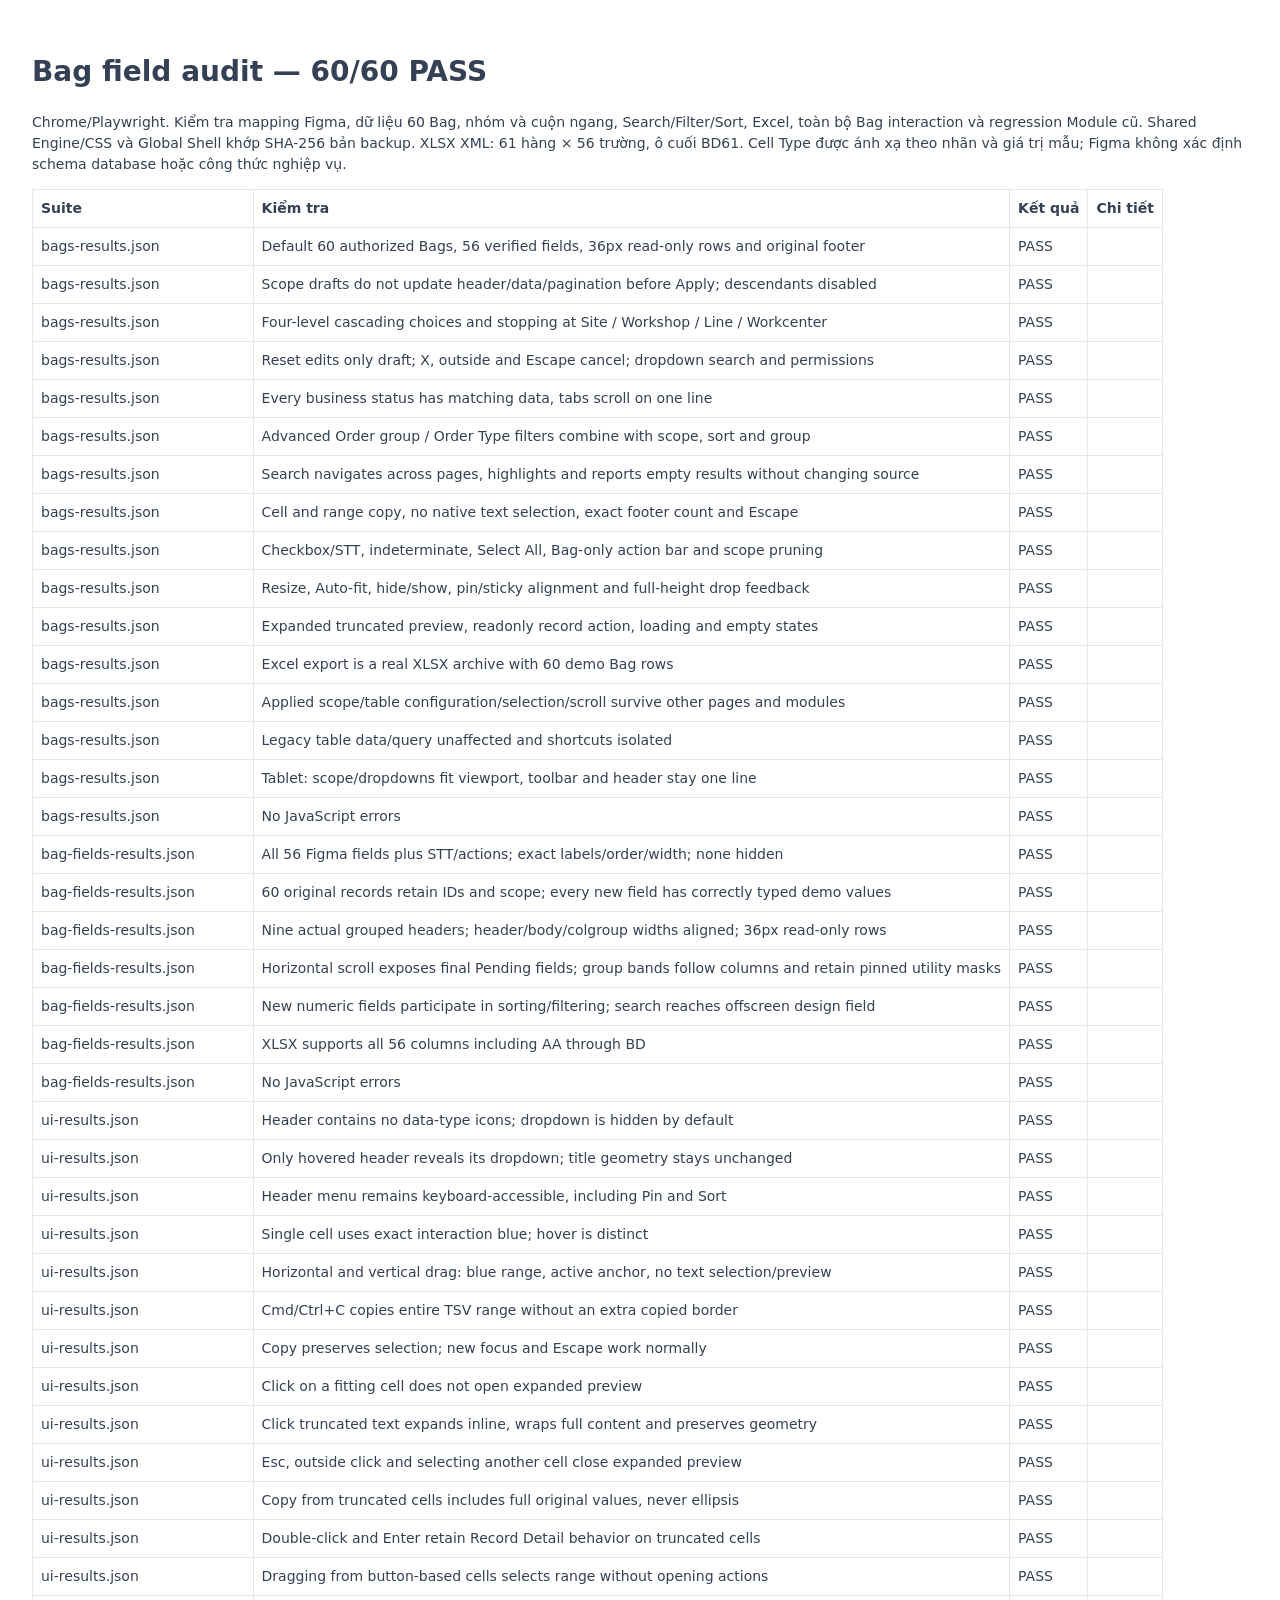
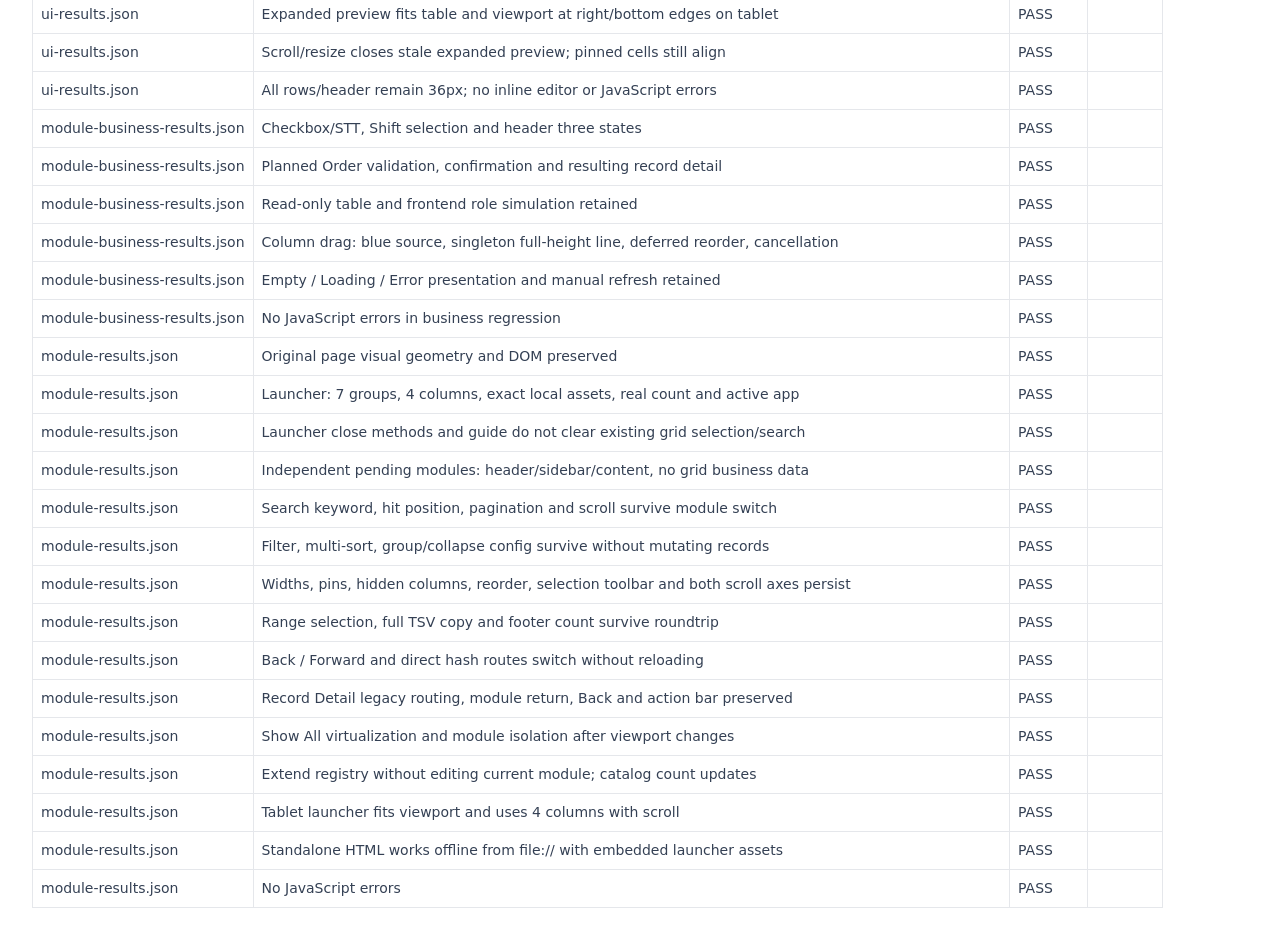
<file: docs/BAG_FIELD_TEST_REPORT.html>
<!doctype html><meta charset="utf-8"><title>Bag field audit regression</title><style>body{font:14px/1.5 system-ui;padding:24px;color:#344054}table{border-collapse:collapse}th,td{padding:8px;border:1px solid #e5e7eb;text-align:left}</style><h1>Bag field audit — 60/60 PASS</h1><p>Chrome/Playwright. Kiểm tra mapping Figma, dữ liệu 60 Bag, nhóm và cuộn ngang, Search/Filter/Sort, Excel, toàn bộ Bag interaction và regression Module cũ. Shared Engine/CSS và Global Shell khớp SHA-256 bản backup. XLSX XML: 61 hàng × 56 trường, ô cuối BD61. Cell Type được ánh xạ theo nhãn và giá trị mẫu; Figma không xác định schema database hoặc công thức nghiệp vụ.</p><table><tr><th>Suite</th><th>Kiểm tra</th><th>Kết quả</th><th>Chi tiết</th></tr><tr><td>bags-results.json</td><td>Default 60 authorized Bags, 56 verified fields, 36px read-only rows and original footer</td><td>PASS</td><td></td></tr><tr><td>bags-results.json</td><td>Scope drafts do not update header/data/pagination before Apply; descendants disabled</td><td>PASS</td><td></td></tr><tr><td>bags-results.json</td><td>Four-level cascading choices and stopping at Site / Workshop / Line / Workcenter</td><td>PASS</td><td></td></tr><tr><td>bags-results.json</td><td>Reset edits only draft; X, outside and Escape cancel; dropdown search and permissions</td><td>PASS</td><td></td></tr><tr><td>bags-results.json</td><td>Every business status has matching data, tabs scroll on one line</td><td>PASS</td><td></td></tr><tr><td>bags-results.json</td><td>Advanced Order group / Order Type filters combine with scope, sort and group</td><td>PASS</td><td></td></tr><tr><td>bags-results.json</td><td>Search navigates across pages, highlights and reports empty results without changing source</td><td>PASS</td><td></td></tr><tr><td>bags-results.json</td><td>Cell and range copy, no native text selection, exact footer count and Escape</td><td>PASS</td><td></td></tr><tr><td>bags-results.json</td><td>Checkbox/STT, indeterminate, Select All, Bag-only action bar and scope pruning</td><td>PASS</td><td></td></tr><tr><td>bags-results.json</td><td>Resize, Auto-fit, hide/show, pin/sticky alignment and full-height drop feedback</td><td>PASS</td><td></td></tr><tr><td>bags-results.json</td><td>Expanded truncated preview, readonly record action, loading and empty states</td><td>PASS</td><td></td></tr><tr><td>bags-results.json</td><td>Excel export is a real XLSX archive with 60 demo Bag rows</td><td>PASS</td><td></td></tr><tr><td>bags-results.json</td><td>Applied scope/table configuration/selection/scroll survive other pages and modules</td><td>PASS</td><td></td></tr><tr><td>bags-results.json</td><td>Legacy table data/query unaffected and shortcuts isolated</td><td>PASS</td><td></td></tr><tr><td>bags-results.json</td><td>Tablet: scope/dropdowns fit viewport, toolbar and header stay one line</td><td>PASS</td><td></td></tr><tr><td>bags-results.json</td><td>No JavaScript errors</td><td>PASS</td><td></td></tr><tr><td>bag-fields-results.json</td><td>All 56 Figma fields plus STT/actions; exact labels/order/width; none hidden</td><td>PASS</td><td></td></tr><tr><td>bag-fields-results.json</td><td>60 original records retain IDs and scope; every new field has correctly typed demo values</td><td>PASS</td><td></td></tr><tr><td>bag-fields-results.json</td><td>Nine actual grouped headers; header/body/colgroup widths aligned; 36px read-only rows</td><td>PASS</td><td></td></tr><tr><td>bag-fields-results.json</td><td>Horizontal scroll exposes final Pending fields; group bands follow columns and retain pinned utility masks</td><td>PASS</td><td></td></tr><tr><td>bag-fields-results.json</td><td>New numeric fields participate in sorting/filtering; search reaches offscreen design field</td><td>PASS</td><td></td></tr><tr><td>bag-fields-results.json</td><td>XLSX supports all 56 columns including AA through BD</td><td>PASS</td><td></td></tr><tr><td>bag-fields-results.json</td><td>No JavaScript errors</td><td>PASS</td><td></td></tr><tr><td>ui-results.json</td><td>Header contains no data-type icons; dropdown is hidden by default</td><td>PASS</td><td></td></tr><tr><td>ui-results.json</td><td>Only hovered header reveals its dropdown; title geometry stays unchanged</td><td>PASS</td><td></td></tr><tr><td>ui-results.json</td><td>Header menu remains keyboard-accessible, including Pin and Sort</td><td>PASS</td><td></td></tr><tr><td>ui-results.json</td><td>Single cell uses exact interaction blue; hover is distinct</td><td>PASS</td><td></td></tr><tr><td>ui-results.json</td><td>Horizontal and vertical drag: blue range, active anchor, no text selection/preview</td><td>PASS</td><td></td></tr><tr><td>ui-results.json</td><td>Cmd/Ctrl+C copies entire TSV range without an extra copied border</td><td>PASS</td><td></td></tr><tr><td>ui-results.json</td><td>Copy preserves selection; new focus and Escape work normally</td><td>PASS</td><td></td></tr><tr><td>ui-results.json</td><td>Click on a fitting cell does not open expanded preview</td><td>PASS</td><td></td></tr><tr><td>ui-results.json</td><td>Click truncated text expands inline, wraps full content and preserves geometry</td><td>PASS</td><td></td></tr><tr><td>ui-results.json</td><td>Esc, outside click and selecting another cell close expanded preview</td><td>PASS</td><td></td></tr><tr><td>ui-results.json</td><td>Copy from truncated cells includes full original values, never ellipsis</td><td>PASS</td><td></td></tr><tr><td>ui-results.json</td><td>Double-click and Enter retain Record Detail behavior on truncated cells</td><td>PASS</td><td></td></tr><tr><td>ui-results.json</td><td>Dragging from button-based cells selects range without opening actions</td><td>PASS</td><td></td></tr><tr><td>ui-results.json</td><td>Expanded preview fits table and viewport at right/bottom edges on tablet</td><td>PASS</td><td></td></tr><tr><td>ui-results.json</td><td>Scroll/resize closes stale expanded preview; pinned cells still align</td><td>PASS</td><td></td></tr><tr><td>ui-results.json</td><td>All rows/header remain 36px; no inline editor or JavaScript errors</td><td>PASS</td><td></td></tr><tr><td>module-business-results.json</td><td>Checkbox/STT, Shift selection and header three states</td><td>PASS</td><td></td></tr><tr><td>module-business-results.json</td><td>Planned Order validation, confirmation and resulting record detail</td><td>PASS</td><td></td></tr><tr><td>module-business-results.json</td><td>Read-only table and frontend role simulation retained</td><td>PASS</td><td></td></tr><tr><td>module-business-results.json</td><td>Column drag: blue source, singleton full-height line, deferred reorder, cancellation</td><td>PASS</td><td></td></tr><tr><td>module-business-results.json</td><td>Empty / Loading / Error presentation and manual refresh retained</td><td>PASS</td><td></td></tr><tr><td>module-business-results.json</td><td>No JavaScript errors in business regression</td><td>PASS</td><td></td></tr><tr><td>module-results.json</td><td>Original page visual geometry and DOM preserved</td><td>PASS</td><td></td></tr><tr><td>module-results.json</td><td>Launcher: 7 groups, 4 columns, exact local assets, real count and active app</td><td>PASS</td><td></td></tr><tr><td>module-results.json</td><td>Launcher close methods and guide do not clear existing grid selection/search</td><td>PASS</td><td></td></tr><tr><td>module-results.json</td><td>Independent pending modules: header/sidebar/content, no grid business data</td><td>PASS</td><td></td></tr><tr><td>module-results.json</td><td>Search keyword, hit position, pagination and scroll survive module switch</td><td>PASS</td><td></td></tr><tr><td>module-results.json</td><td>Filter, multi-sort, group/collapse config survive without mutating records</td><td>PASS</td><td></td></tr><tr><td>module-results.json</td><td>Widths, pins, hidden columns, reorder, selection toolbar and both scroll axes persist</td><td>PASS</td><td></td></tr><tr><td>module-results.json</td><td>Range selection, full TSV copy and footer count survive roundtrip</td><td>PASS</td><td></td></tr><tr><td>module-results.json</td><td>Back / Forward and direct hash routes switch without reloading</td><td>PASS</td><td></td></tr><tr><td>module-results.json</td><td>Record Detail legacy routing, module return, Back and action bar preserved</td><td>PASS</td><td></td></tr><tr><td>module-results.json</td><td>Show All virtualization and module isolation after viewport changes</td><td>PASS</td><td></td></tr><tr><td>module-results.json</td><td>Extend registry without editing current module; catalog count updates</td><td>PASS</td><td></td></tr><tr><td>module-results.json</td><td>Tablet launcher fits viewport and uses 4 columns with scroll</td><td>PASS</td><td></td></tr><tr><td>module-results.json</td><td>Standalone HTML works offline from file:// with embedded launcher assets</td><td>PASS</td><td></td></tr><tr><td>module-results.json</td><td>No JavaScript errors</td><td>PASS</td><td></td></tr></table>
</file>
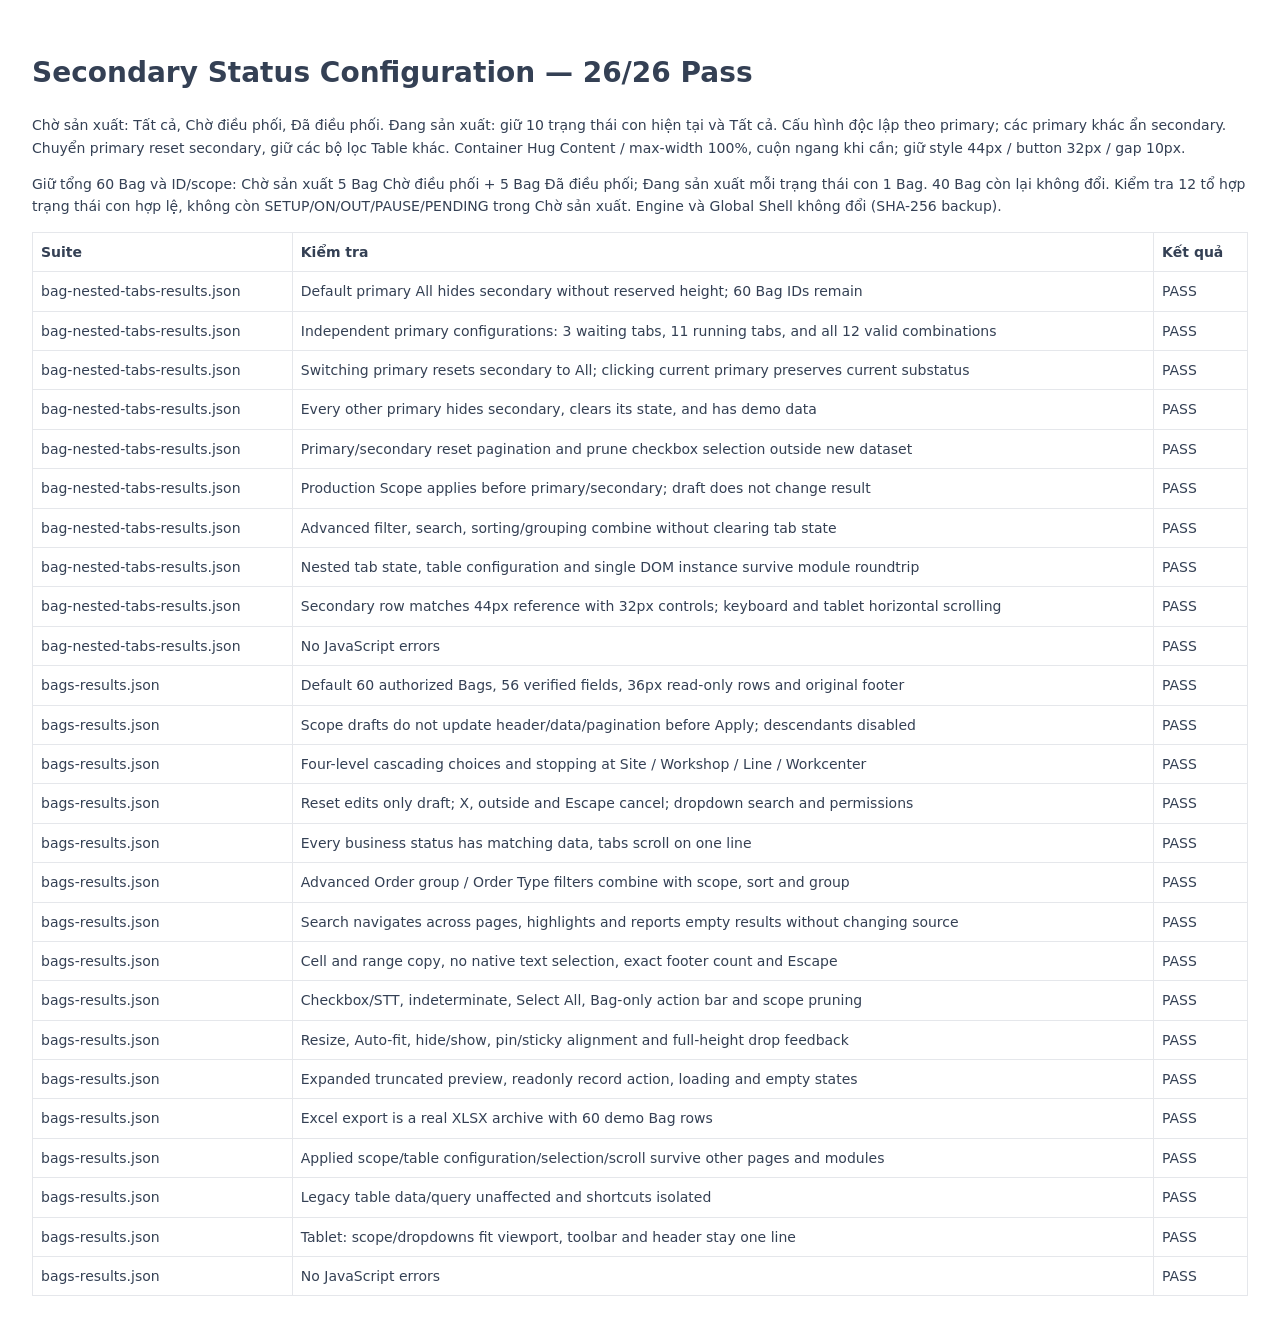
<file: docs/BAG_NESTED_TABS_TEST_REPORT.html>
<!doctype html><meta charset="utf-8"><title>Bag Secondary Configuration Regression</title><style>body{font:14px/1.6 system-ui;padding:24px;color:#344054}table{border-collapse:collapse;width:100%}td,th{padding:8px;border:1px solid #e5e7eb;text-align:left}</style><h1>Secondary Status Configuration — 26/26 Pass</h1><p>Chờ sản xuất: Tất cả, Chờ điều phối, Đã điều phối. Đang sản xuất: giữ 10 trạng thái con hiện tại và Tất cả. Cấu hình độc lập theo primary; các primary khác ẩn secondary. Chuyển primary reset secondary, giữ các bộ lọc Table khác. Container Hug Content / max-width 100%, cuộn ngang khi cần; giữ style 44px / button 32px / gap 10px.</p><p>Giữ tổng 60 Bag và ID/scope: Chờ sản xuất 5 Bag Chờ điều phối + 5 Bag Đã điều phối; Đang sản xuất mỗi trạng thái con 1 Bag. 40 Bag còn lại không đổi. Kiểm tra 12 tổ hợp trạng thái con hợp lệ, không còn SETUP/ON/OUT/PAUSE/PENDING trong Chờ sản xuất. Engine và Global Shell không đổi (SHA-256 backup).</p><table><tr><th>Suite</th><th>Kiểm tra</th><th>Kết quả</th></tr><tr><td>bag-nested-tabs-results.json</td><td>Default primary All hides secondary without reserved height; 60 Bag IDs remain</td><td>PASS</td></tr><tr><td>bag-nested-tabs-results.json</td><td>Independent primary configurations: 3 waiting tabs, 11 running tabs, and all 12 valid combinations</td><td>PASS</td></tr><tr><td>bag-nested-tabs-results.json</td><td>Switching primary resets secondary to All; clicking current primary preserves current substatus</td><td>PASS</td></tr><tr><td>bag-nested-tabs-results.json</td><td>Every other primary hides secondary, clears its state, and has demo data</td><td>PASS</td></tr><tr><td>bag-nested-tabs-results.json</td><td>Primary/secondary reset pagination and prune checkbox selection outside new dataset</td><td>PASS</td></tr><tr><td>bag-nested-tabs-results.json</td><td>Production Scope applies before primary/secondary; draft does not change result</td><td>PASS</td></tr><tr><td>bag-nested-tabs-results.json</td><td>Advanced filter, search, sorting/grouping combine without clearing tab state</td><td>PASS</td></tr><tr><td>bag-nested-tabs-results.json</td><td>Nested tab state, table configuration and single DOM instance survive module roundtrip</td><td>PASS</td></tr><tr><td>bag-nested-tabs-results.json</td><td>Secondary row matches 44px reference with 32px controls; keyboard and tablet horizontal scrolling</td><td>PASS</td></tr><tr><td>bag-nested-tabs-results.json</td><td>No JavaScript errors</td><td>PASS</td></tr><tr><td>bags-results.json</td><td>Default 60 authorized Bags, 56 verified fields, 36px read-only rows and original footer</td><td>PASS</td></tr><tr><td>bags-results.json</td><td>Scope drafts do not update header/data/pagination before Apply; descendants disabled</td><td>PASS</td></tr><tr><td>bags-results.json</td><td>Four-level cascading choices and stopping at Site / Workshop / Line / Workcenter</td><td>PASS</td></tr><tr><td>bags-results.json</td><td>Reset edits only draft; X, outside and Escape cancel; dropdown search and permissions</td><td>PASS</td></tr><tr><td>bags-results.json</td><td>Every business status has matching data, tabs scroll on one line</td><td>PASS</td></tr><tr><td>bags-results.json</td><td>Advanced Order group / Order Type filters combine with scope, sort and group</td><td>PASS</td></tr><tr><td>bags-results.json</td><td>Search navigates across pages, highlights and reports empty results without changing source</td><td>PASS</td></tr><tr><td>bags-results.json</td><td>Cell and range copy, no native text selection, exact footer count and Escape</td><td>PASS</td></tr><tr><td>bags-results.json</td><td>Checkbox/STT, indeterminate, Select All, Bag-only action bar and scope pruning</td><td>PASS</td></tr><tr><td>bags-results.json</td><td>Resize, Auto-fit, hide/show, pin/sticky alignment and full-height drop feedback</td><td>PASS</td></tr><tr><td>bags-results.json</td><td>Expanded truncated preview, readonly record action, loading and empty states</td><td>PASS</td></tr><tr><td>bags-results.json</td><td>Excel export is a real XLSX archive with 60 demo Bag rows</td><td>PASS</td></tr><tr><td>bags-results.json</td><td>Applied scope/table configuration/selection/scroll survive other pages and modules</td><td>PASS</td></tr><tr><td>bags-results.json</td><td>Legacy table data/query unaffected and shortcuts isolated</td><td>PASS</td></tr><tr><td>bags-results.json</td><td>Tablet: scope/dropdowns fit viewport, toolbar and header stay one line</td><td>PASS</td></tr><tr><td>bags-results.json</td><td>No JavaScript errors</td><td>PASS</td></tr></table>
</file>
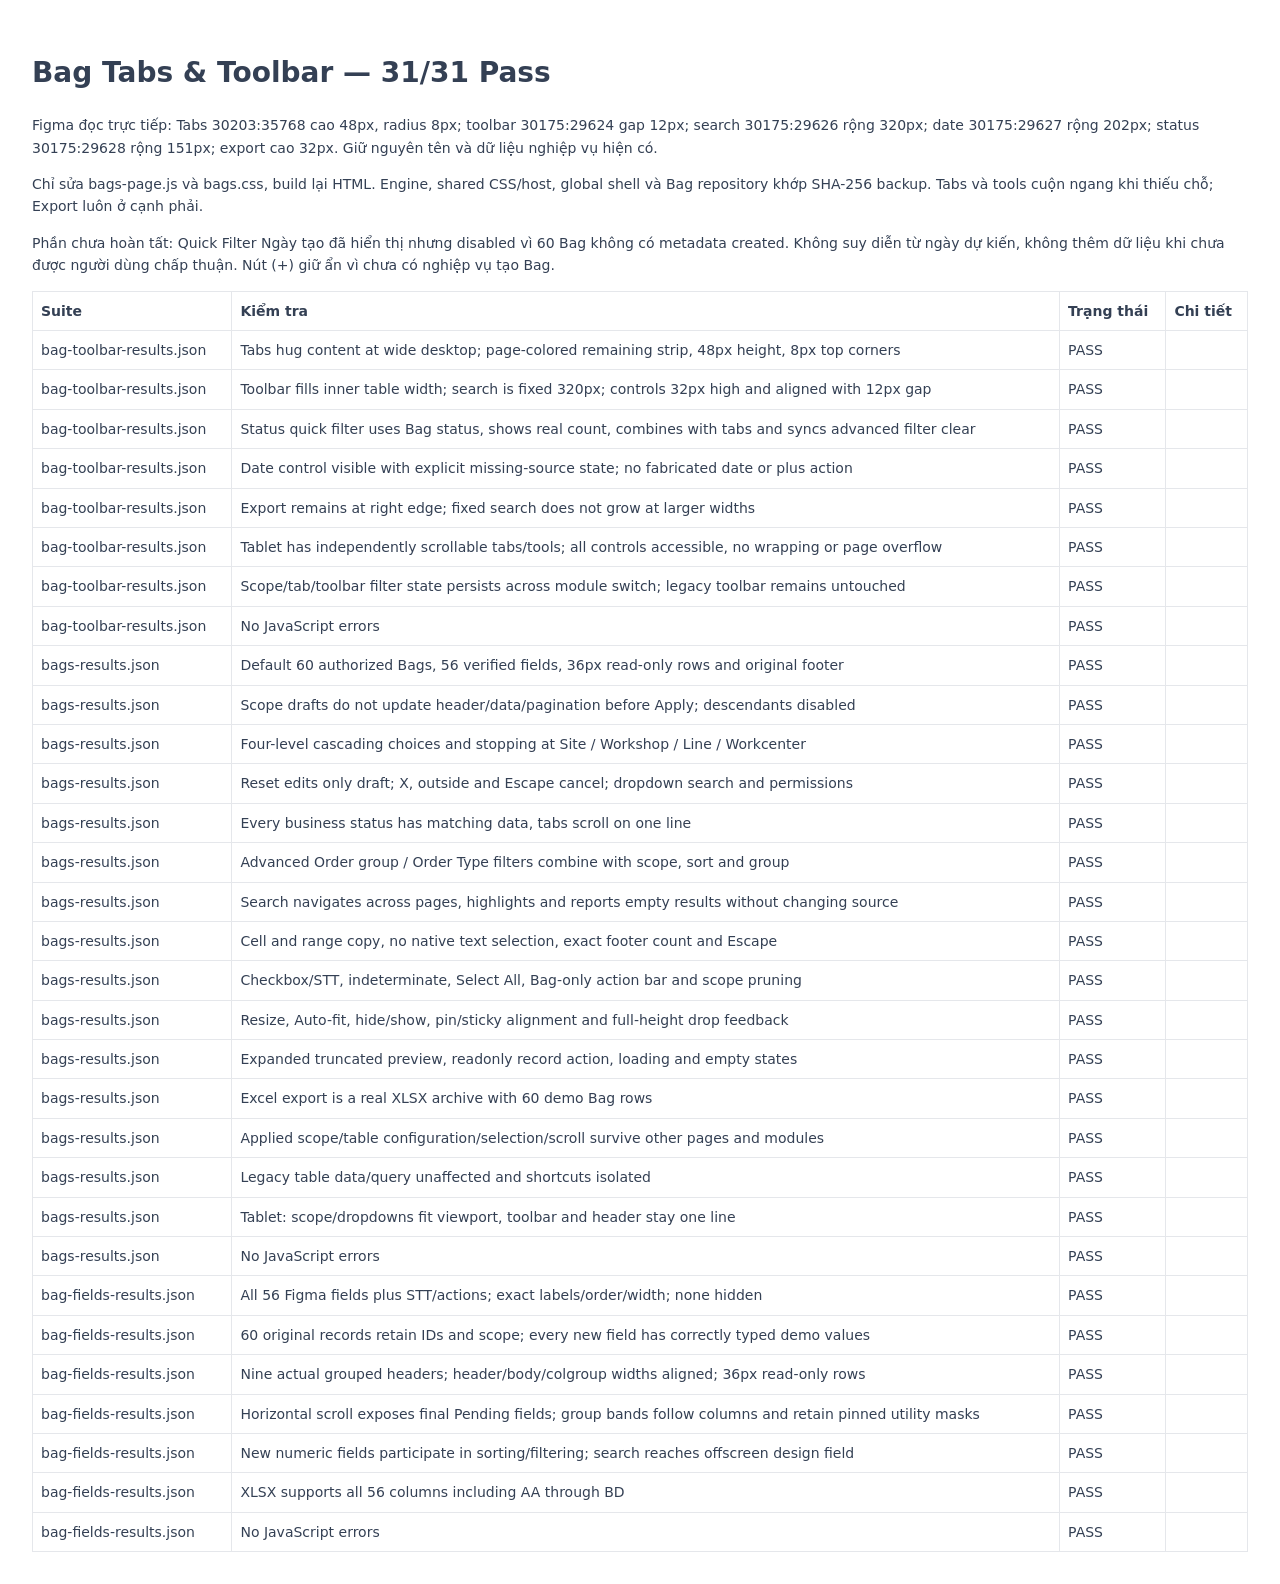
<file: docs/BAG_TOOLBAR_TEST_REPORT.html>
<!doctype html><meta charset="utf-8"><title>Bag Tabs & Toolbar</title><style>body{font:14px/1.6 system-ui;padding:24px;color:#344054}table{border-collapse:collapse;width:100%}th,td{padding:8px;border:1px solid #e5e7eb;text-align:left}</style><h1>Bag Tabs & Toolbar — 31/31 Pass</h1><p>Figma đọc trực tiếp: Tabs 30203:35768 cao 48px, radius 8px; toolbar 30175:29624 gap 12px; search 30175:29626 rộng 320px; date 30175:29627 rộng 202px; status 30175:29628 rộng 151px; export cao 32px. Giữ nguyên tên và dữ liệu nghiệp vụ hiện có.</p><p>Chỉ sửa bags-page.js và bags.css, build lại HTML. Engine, shared CSS/host, global shell và Bag repository khớp SHA-256 backup. Tabs và tools cuộn ngang khi thiếu chỗ; Export luôn ở cạnh phải.</p><p>Phần chưa hoàn tất: Quick Filter Ngày tạo đã hiển thị nhưng disabled vì 60 Bag không có metadata created. Không suy diễn từ ngày dự kiến, không thêm dữ liệu khi chưa được người dùng chấp thuận. Nút (+) giữ ẩn vì chưa có nghiệp vụ tạo Bag.</p><table><tr><th>Suite</th><th>Kiểm tra</th><th>Trạng thái</th><th>Chi tiết</th></tr><tr><td>bag-toolbar-results.json</td><td>Tabs hug content at wide desktop; page-colored remaining strip, 48px height, 8px top corners</td><td>PASS</td><td></td></tr><tr><td>bag-toolbar-results.json</td><td>Toolbar fills inner table width; search is fixed 320px; controls 32px high and aligned with 12px gap</td><td>PASS</td><td></td></tr><tr><td>bag-toolbar-results.json</td><td>Status quick filter uses Bag status, shows real count, combines with tabs and syncs advanced filter clear</td><td>PASS</td><td></td></tr><tr><td>bag-toolbar-results.json</td><td>Date control visible with explicit missing-source state; no fabricated date or plus action</td><td>PASS</td><td></td></tr><tr><td>bag-toolbar-results.json</td><td>Export remains at right edge; fixed search does not grow at larger widths</td><td>PASS</td><td></td></tr><tr><td>bag-toolbar-results.json</td><td>Tablet has independently scrollable tabs/tools; all controls accessible, no wrapping or page overflow</td><td>PASS</td><td></td></tr><tr><td>bag-toolbar-results.json</td><td>Scope/tab/toolbar filter state persists across module switch; legacy toolbar remains untouched</td><td>PASS</td><td></td></tr><tr><td>bag-toolbar-results.json</td><td>No JavaScript errors</td><td>PASS</td><td></td></tr><tr><td>bags-results.json</td><td>Default 60 authorized Bags, 56 verified fields, 36px read-only rows and original footer</td><td>PASS</td><td></td></tr><tr><td>bags-results.json</td><td>Scope drafts do not update header/data/pagination before Apply; descendants disabled</td><td>PASS</td><td></td></tr><tr><td>bags-results.json</td><td>Four-level cascading choices and stopping at Site / Workshop / Line / Workcenter</td><td>PASS</td><td></td></tr><tr><td>bags-results.json</td><td>Reset edits only draft; X, outside and Escape cancel; dropdown search and permissions</td><td>PASS</td><td></td></tr><tr><td>bags-results.json</td><td>Every business status has matching data, tabs scroll on one line</td><td>PASS</td><td></td></tr><tr><td>bags-results.json</td><td>Advanced Order group / Order Type filters combine with scope, sort and group</td><td>PASS</td><td></td></tr><tr><td>bags-results.json</td><td>Search navigates across pages, highlights and reports empty results without changing source</td><td>PASS</td><td></td></tr><tr><td>bags-results.json</td><td>Cell and range copy, no native text selection, exact footer count and Escape</td><td>PASS</td><td></td></tr><tr><td>bags-results.json</td><td>Checkbox/STT, indeterminate, Select All, Bag-only action bar and scope pruning</td><td>PASS</td><td></td></tr><tr><td>bags-results.json</td><td>Resize, Auto-fit, hide/show, pin/sticky alignment and full-height drop feedback</td><td>PASS</td><td></td></tr><tr><td>bags-results.json</td><td>Expanded truncated preview, readonly record action, loading and empty states</td><td>PASS</td><td></td></tr><tr><td>bags-results.json</td><td>Excel export is a real XLSX archive with 60 demo Bag rows</td><td>PASS</td><td></td></tr><tr><td>bags-results.json</td><td>Applied scope/table configuration/selection/scroll survive other pages and modules</td><td>PASS</td><td></td></tr><tr><td>bags-results.json</td><td>Legacy table data/query unaffected and shortcuts isolated</td><td>PASS</td><td></td></tr><tr><td>bags-results.json</td><td>Tablet: scope/dropdowns fit viewport, toolbar and header stay one line</td><td>PASS</td><td></td></tr><tr><td>bags-results.json</td><td>No JavaScript errors</td><td>PASS</td><td></td></tr><tr><td>bag-fields-results.json</td><td>All 56 Figma fields plus STT/actions; exact labels/order/width; none hidden</td><td>PASS</td><td></td></tr><tr><td>bag-fields-results.json</td><td>60 original records retain IDs and scope; every new field has correctly typed demo values</td><td>PASS</td><td></td></tr><tr><td>bag-fields-results.json</td><td>Nine actual grouped headers; header/body/colgroup widths aligned; 36px read-only rows</td><td>PASS</td><td></td></tr><tr><td>bag-fields-results.json</td><td>Horizontal scroll exposes final Pending fields; group bands follow columns and retain pinned utility masks</td><td>PASS</td><td></td></tr><tr><td>bag-fields-results.json</td><td>New numeric fields participate in sorting/filtering; search reaches offscreen design field</td><td>PASS</td><td></td></tr><tr><td>bag-fields-results.json</td><td>XLSX supports all 56 columns including AA through BD</td><td>PASS</td><td></td></tr><tr><td>bag-fields-results.json</td><td>No JavaScript errors</td><td>PASS</td><td></td></tr></table>
</file>
